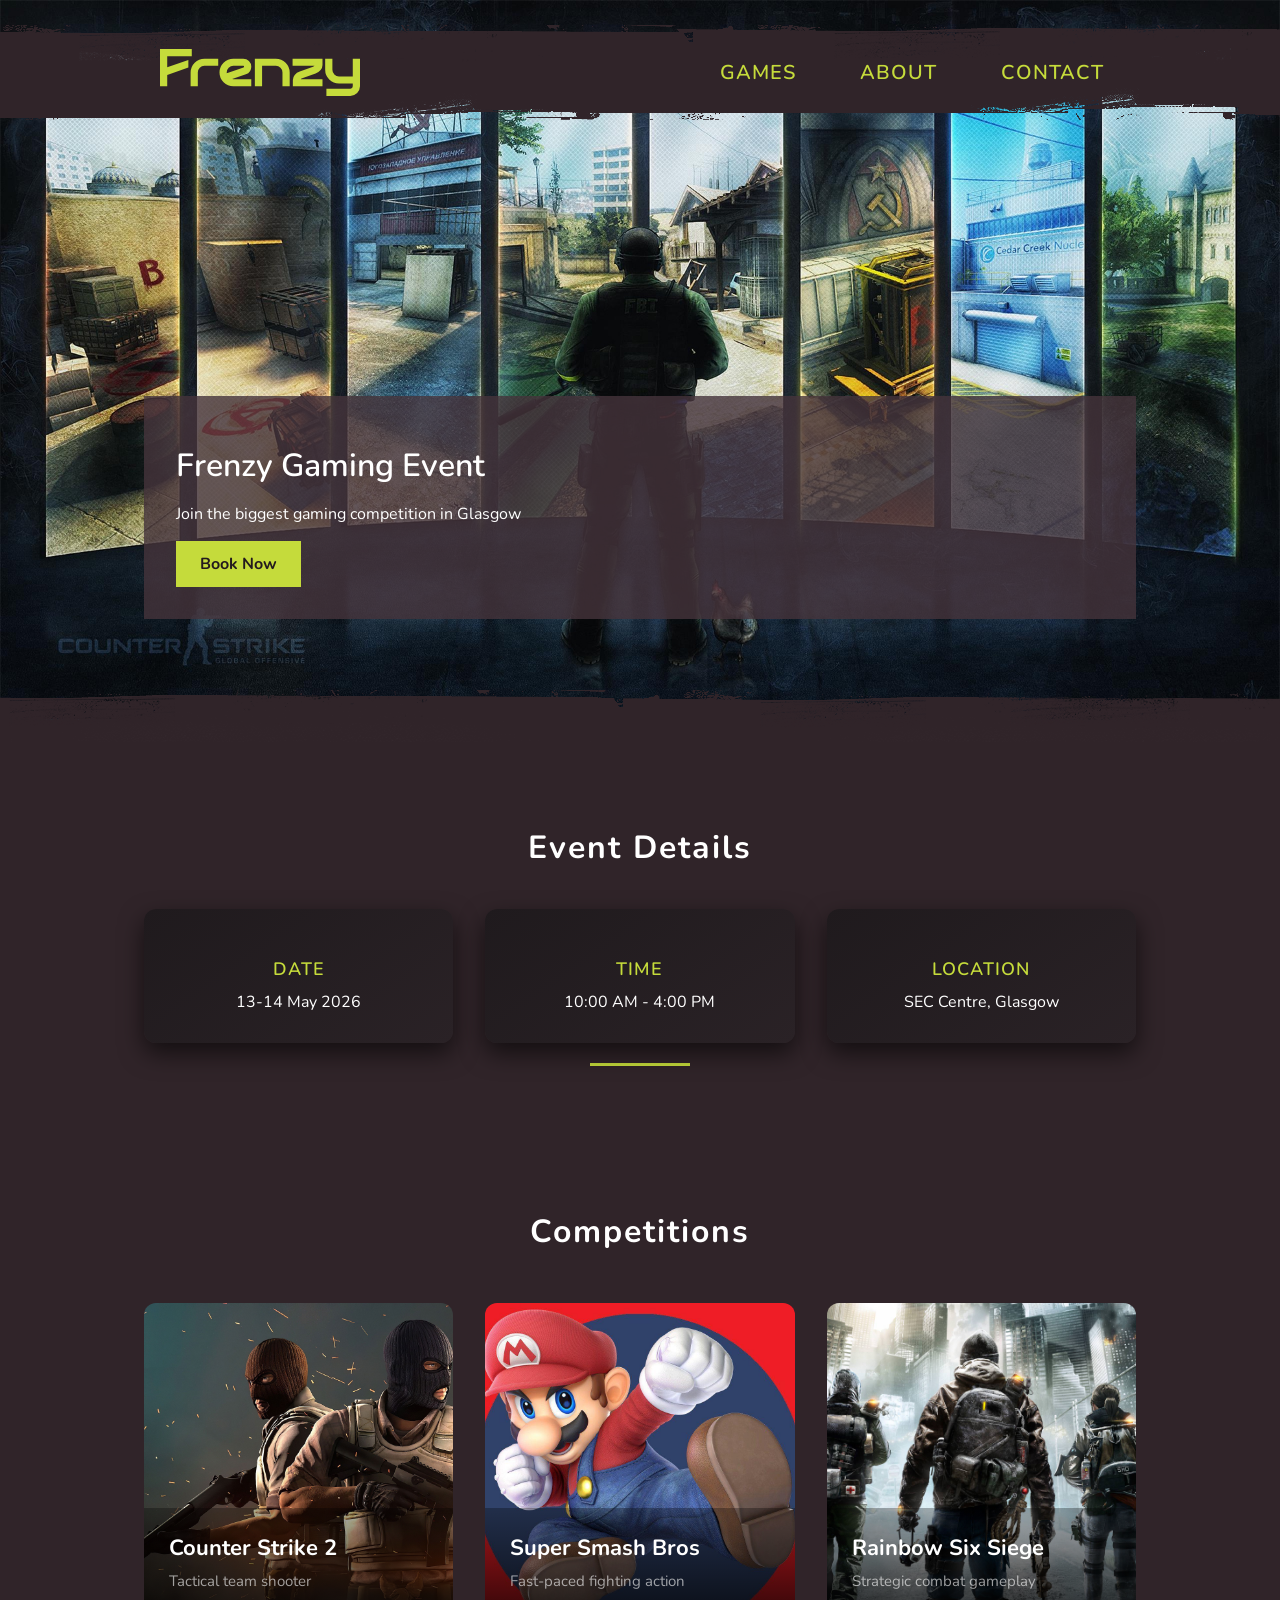
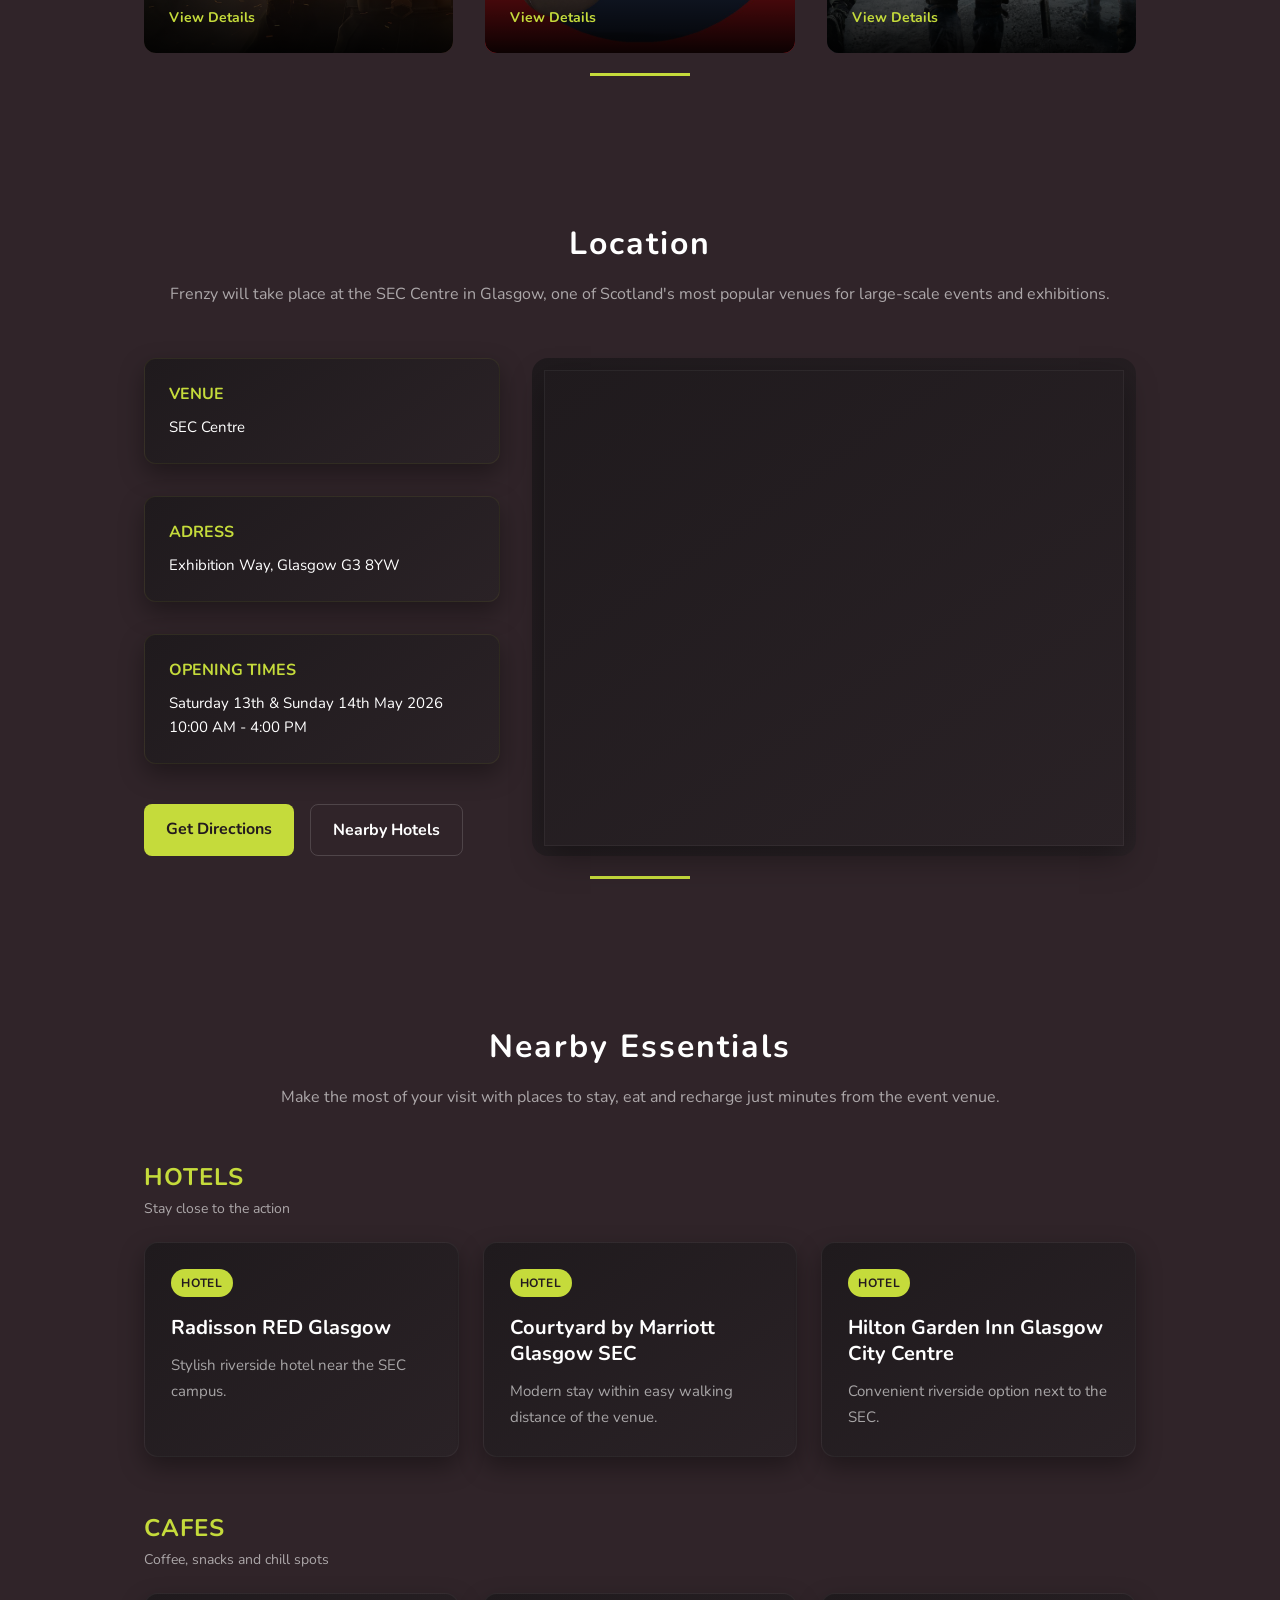
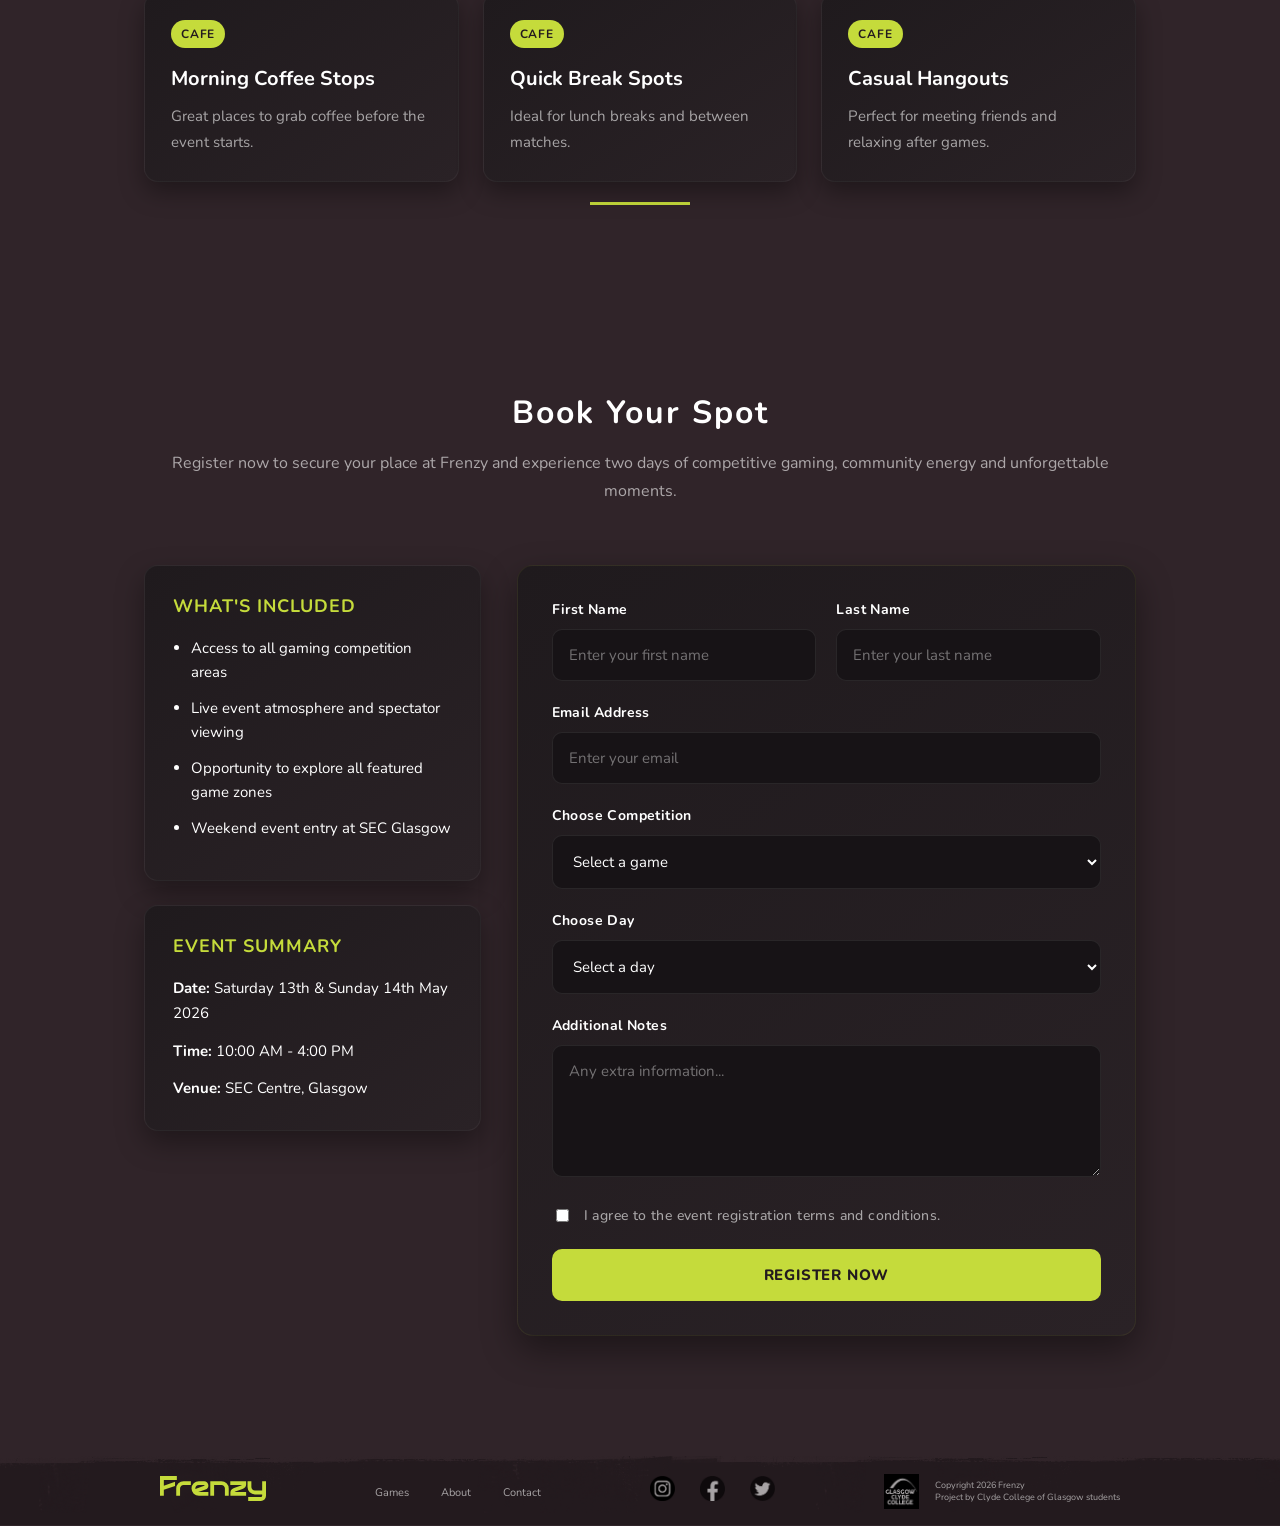
<file: index.html>
<!DOCTYPE html>
<html lang="en">
<head>
	<meta charset="UTF-8">
	<meta name="viewport" content="width=device-width, initial-scale=1.0">
	<title>Frenzy - Gaming Events Website</title>
	<link rel="stylesheet" href="assets/style/style.css">
</head>
<body>
	
	<!------------------- / HEADER SECTION -->

	<header>
		<div class="header_section">
			<div class="header_content">
				<div class="header_content_wrap">
					<div class="logo_container">
						<a href="./index.html" title="Frenzy - Home Page">
							<img src="./assets/graphics/logo/website_logo.svg" alt="Frenzy. Gaming events website name.">
						</a>
					</div>

					<div class="navbar_links_container">
						<ul>
							<li><a href="./index.html#games" title="Games Page">games</a></li>
							<li><a href="./public/about.html" title="About Page">about</a></li>
							<li><a href="./public/contact.html" title="Contact Page">contact</a></li>
	
						</ul>
					</div>
				</div>
			</div>
		</div>
	</header>

	<!-- // HEADER SECTION ------------------->






	<!------------------- / HERO SECTION -->


	<div class="slider_wrap">
		<div class="hero_overlay_container_wrapper">
			<div class="hero_overlay_container">
				<div class="hero_overlay">
					<h1>Frenzy Gaming Event</h1>
					<p>Join the biggest gaming competition in Glasgow</p>
					<a href="#booking">Book Now</a>
				</div>
			</div>
		</div>
		
		<div class="slider_container">
			<div class="slider_1">
				<img src="./assets/graphics/hero-carousel/counter-stike_carousel_1_1.jpg" alt="A splash screen from the game Counter-Strike 2. The game's character stands in a virtual room and selects game genres, represented by tall, semicircular windows arranged in a semicircle in front of the character.">
			</div> 
			<div class="slider_2">
				<img src="./assets/graphics/hero-carousel/super-smash-bros_carousel_2_1.png" alt="The character Mario from the game Mario is presented in various in-game poses. The splash screen features five Mario character designs from five different releases of the game. Each release features the character in a unique in-game pose.">
			</div> 
			<div class="slider_3">
				<img src="./assets/graphics/hero-carousel/rainbow-six-siege_carousel_3_1.jpg" alt="The title screen depicts two groups of players battling each other. The left group is depicted in a dark color scheme. The right group is depicted in a light color scheme. A small concrete wall has been erected between the groups, half destroyed by the various firearms used by each group. The left (dark) group successfully breaks through the barrier, resulting in the defeat of the characters in the right (light) group.">
			</div> 
		</div>

		
		
	</div>


	<!-- // HERO SECTION --------------------->








	<div class="connecting_step"></div>










	<!------------------- / MAIN SECTION -->


	<main>
		<div class="main_section">

		<div class="event_info">
			<h2>Event Details</h2>
			<div class="event_grid">
				<div class="event_grid_card_wrap">
					<div>
						<h3>Date</h3>
						<p>13-14 May 2026</p>
					</div>
				</div>
				<div class="event_grid_card_wrap">
					<div>
						<h3>Time</h3>
						<p>10:00 AM - 4:00 PM</p>
					</div>
				</div>
				<div class="event_grid_card_wrap">
					<div>
						<h3>Location</h3>
						<p>SEC Centre, Glasgow</p>
					</div>
				</div>
			</div>
		</div>


		<div id="games" class="games_preview">
			<h2 >Competitions</h2>

			<div class="games_grid">
				<a href="./public/counter-strike_2.html" class="game_card cs2">
					<div class="overlay">
						<h3>Counter Strike 2</h3>
						<p>Tactical team shooter</p>
						<span>View Details</span>
					</div>
				</a>

				<a href="public/super_smash_bro.html" class="game_card smash">
					<div class="overlay">
						<h3>Super Smash Bros</h3>
						<p>Fast-paced fighting action</p>
						<span>View Details</span>
					</div>
				</a>

				<a href="#" class="game_card r6">
					<div class="overlay">
						<h3>Rainbow Six Siege</h3>
						<p>Strategic combat gameplay</p>
						<span>View Details</span>
					</div>
				</a>
			</div>
		</div>



		<div class="location_section">
			<div class="location_intro">
				<h2>Location</h2>
				<p>
					Frenzy will take place at the SEC Centre in Glasgow, one of Scotland's most popular venues for large-scale events and exhibitions.
				</p>
			</div>


			<div class="location_content">
				<div class="location_info">
					<div class="location_card">
						<h3>Venue</h3>
						<p>SEC Centre</p>
					</div>

					<div class="location_card">
						<h3>Adress</h3>
						<p>Exhibition Way, Glasgow G3 8YW</p>
					</div>

					<div class="location_card">
						<h3>Opening Times</h3>
						<p>Saturday 13th & Sunday 14th May 2026 <span>10:00 AM - 4:00 PM</span></p>
					</div>


					<div class="location_links">
						<a href="https://www.google.com/maps/dir//Scottish+Event+Campus,+Exhibition+Way,+Glasgow+G3+8YW/@55.8736539,-4.3263058,14z/data=!4m8!4m7!1m0!1m5!1m1!1s0x4888467f53e9922b:0xcfa6e12af6bc9c9b!2m2!1d-4.2875126!2d55.860622?entry=ttu&g_ep=EgoyMDI2MDMyMy4xIKXMDSoASAFQAw%3D%3D" target="_blank" class="location_button">Get Directions</a>
						<a href="https://www.google.com/maps/search/hotels+near+SEC+Glasgow/" target="_blank" class="location_button_secondary">Nearby Hotels</a>
					</div>
				</div>


				<div class="map_container_wrap">
					<div class="map_container">
						<iframe 
							src="https://www.google.com/maps?q=SEC+Centre+Glasgow&output=embed"
							loading="lazy"
							referrerpolicy="no-referrer-when-downgrade"
							title="Map showing the location of SEC Centre in Glasgow">
						</iframe>
					</div>
				</div>
			</div>
		</div>



		<div class="nearby_section">
			<div class="nearby_intro">
				<h2>Nearby Essentials</h2>
				<p>Make the most of your visit with places to stay, eat and recharge just minutes from the event venue.</p>
			</div>

			<div class="nearby_categories">

				<div class="nearby_group">
					<div class="group_heading">
						<h3>Hotels</h3>
						<p>Stay close to the action</p>
					</div>

					<div class="nearby_cards">
						<a href="https://www.radissonhotels.com/en-us/hotels/radisson-red-glasgow" target="_blank" class="nearby_card">
							<span class="tag">Hotel</span>
							<h4>Radisson RED Glasgow</h4>
							<p>Stylish riverside hotel near the SEC campus.</p>
						</a>

						<a href="https://www.marriott.com/en-us/hotels/glacg-courtyard-glasgow-sec/overview/" target="_blank" class="nearby_card">
							<span class="tag">Hotel</span>
							<h4>Courtyard by Marriott Glasgow SEC</h4>
							<p>Modern stay within easy walking distance of the venue.</p>
						</a>

						<a href="https://www.hilton.com/en/hotels/glaccgi-hilton-garden-inn-glasgow-city-centre/" target="_blank" class="nearby_card">
							<span class="tag">Hotel</span>
							<h4>Hilton Garden Inn Glasgow City Centre</h4>
							<p>Convenient riverside option next to the SEC.</p>
						</a>
					</div>
				</div>

				<div class="nearby_group">
					<div class="group_heading">
						<h3>Cafes</h3>
						<p>Coffee, snacks and chill spots</p>
					</div>

					<div class="nearby_cards">
						<a href="#" class="nearby_card">
							<span class="tag">Cafe</span>
							<h4>Morning Coffee Stops</h4>
							<p>Great places to grab coffee before the event starts.</p>
						</a>

						<a href="#" class="nearby_card">
							<span class="tag">Cafe</span>
							<h4>Quick Break Spots</h4>
							<p>Ideal for lunch breaks and between matches.</p>
						</a>

						<a href="#" class="nearby_card">
							<span class="tag">Cafe</span>
							<h4>Casual Hangouts</h4>
							<p>Perfect for meeting friends and relaxing after games.</p>
						</a>
					</div>
				</div>
			</div>
		</div>



		<div id="booking" class="booking_section">
			<div class="booking_intro">
				<h2>Book Your Spot</h2>
				<p>Register now to secure your place at Frenzy and experience two days of competitive gaming, community energy and unforgettable moments.</p>
			</div>

			<div class="booking_content">


				<div class="booking_info">
					<div class="booking_highlight">
						<h3>What's Included</h3>
						<ul>
							<li>Access to all gaming competition areas</li>
							<li>Live event atmosphere and spectator viewing</li>
							<li>Opportunity to explore all featured game zones</li>
							<li>Weekend event entry at SEC Glasgow</li>
						</ul>
					</div>

					<div class="booking_highlight">
						<h3>Event Summary</h3>
						<p><strong>Date:</strong> Saturday 13th & Sunday 14th May 2026</p>
						<p><strong>Time:</strong> 10:00 AM - 4:00 PM</p>
						<p><strong>Venue:</strong> SEC Centre, Glasgow</p>
					</div>
				</div>


				<div class="booking_form_wrap">
					<form class="booking_form">

						<div class="form_row">
							<div class="form_group">
								<label for="firstName">First Name</label>
								<input type="text" id="firstName" name="firstName" placeholder="Enter your first name" required>
							</div>

							<div class="form_group">
								<label for="lastName">Last Name</label>
								<input type="text" id="lastName" name="lastName" placeholder="Enter your last name" required>
							</div>
						</div>

						<div class="form_group">
							<label for="email">Email Address</label>
							<input type="email" id="email" name="email" placeholder="Enter your email" required>
						</div>

						<div class="form_group">
							<label for="game">Choose Competition</label>
							<select id="game" name="game" required>
								<option value="">Select a game</option>
								<option value="counter-strike-2">Counter Strike 2</option>
								<option value="rainbow-six-siege">Rainbow Six Siege</option>
								<option value="super-smash-bros">Super Smash Bros</option>
							</select>
						</div>

						<div class="form_group">
							<label for="attendanceDay">Choose Day</label>
							<select id="attendanceDay" name="attendanceDay" required>
								<option value="">Select a day</option>
								<option value="saturday">Saturday 13th May 2026</option>
								<option value="sunday">Sunday 14th May 2026</option>
								<option value="both-days">Both Days</option>
							</select>
						</div>

						<div class="form_group">
							<label for="message">Additional Notes</label>
							<textarea id="message" name="message" rows="5" placeholder="Any extra information..."></textarea>
						</div>

						<div class="form_group checkbox_group">
							<input type="checkbox" id="terms" name="terms">
							<label for="terms">I agree to the event registration terms and conditions.</label>
						</div>

						<button type="submit" class="booking_button">Register Now</button>
					</form>
				</div>

			</div>
		</div>
	</main>


	<!-- // MAIN SECTION --------------------->

	
	
	
	
	
	
	
	
	
	
	
	<!------------------- / FOOTER SECTION -->
	
	
	<footer>
		<div class="footer_section">
			<div class="footer_section_wrap">
				<div class="footer_logo_container">
					<a href="./index.html" title="Frenzy - Home Page">
						<img src="./assets/graphics/logo/website_logo.svg" alt="Frenzy. Gaming events website name.">
					</a>
				</div>

				<div class="footer_navbar_links_container">
					<ul>
						<li><a href="./index.html#games" title="Games Page">games</a></li>
						<li><a href="./public/about.html" title="About Page">about</a></li>
						<li><a href="./public/contact.html" title="Contact Page">contact</a></li>
					</ul>
				</div>

				<div class="footer_icons_container">
					<a href="#"><img src="./assets/graphics/icons/instagram_1.png" alt="Instagram Icon"></a>
					<a href="#"><img src="./assets/graphics/icons/facebook_1.png" alt="Facebooke Icon"></a>
					<a href="#"><img src="./assets/graphics/icons/twitter_1.png" alt="Twitter Icon"></a>
				</div>

				<div class="copy_container">
					<a href="">
						<img src="./assets/graphics/icons/college_icon_1.png" alt="Glasgow Clyde College - College Logo">
					</a>
					<p>Copyright 2026 Frenzy <span>Project by Clyde College of Glasgow students</span></p>
				</div>
			</div>
		</div>
	</footer>

	
	<!-- // FOOTER SECTION --------------------->

	
	
	
	
	
	
	
	
	
	
	
	
	
	
	
	
	
	
	
	
	
	
	
	
	<script>
		const slides = document.querySelectorAll('.slider_container > div');

		let index = 0;

		function showSlide(i) {
			slides.forEach(slide => slide.classList.remove('active'));
			slides[i].classList.add('active');
		}

		showSlide(index);

		const displayTime = 4000;
		const transitionTime = 2000;

		setInterval(() => {
			index = (index + 1) % slides.length;
			showSlide(index);
		}, displayTime);
	</script>
	
</body>
</html>
</file>
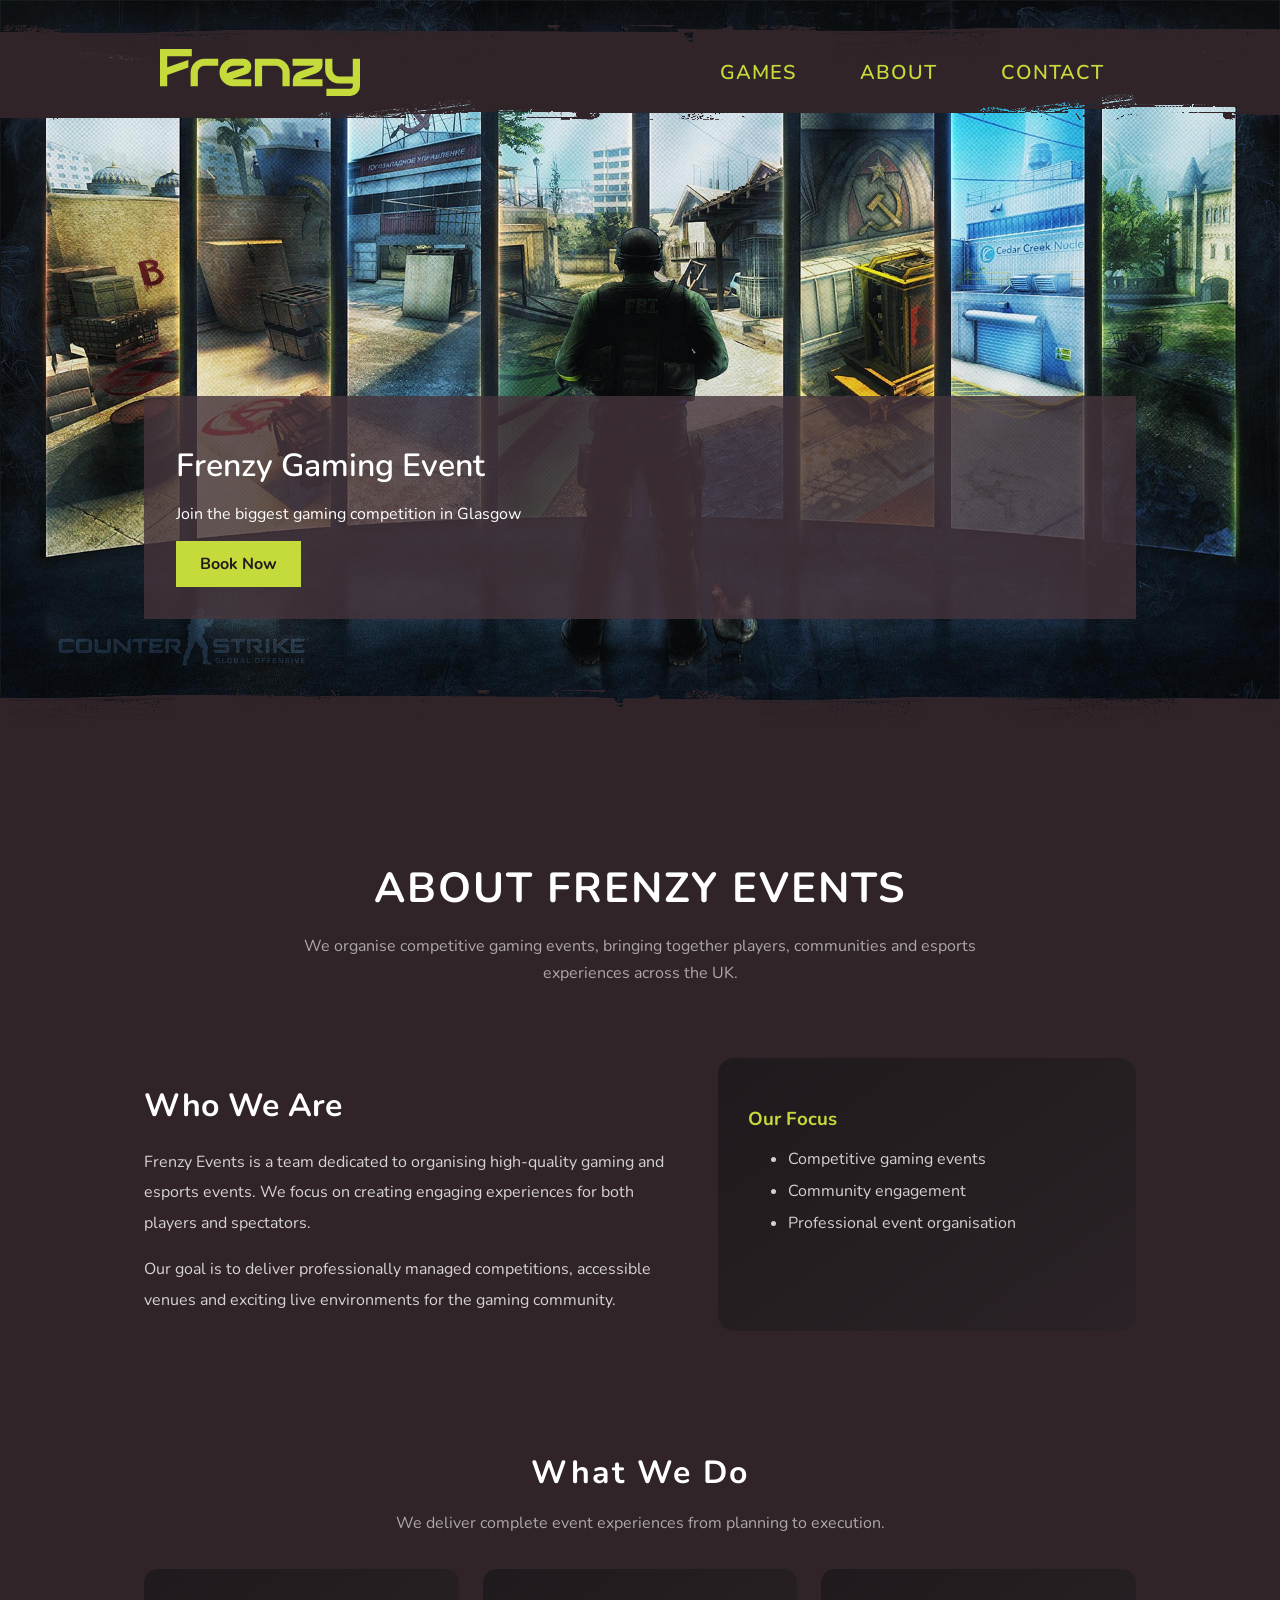
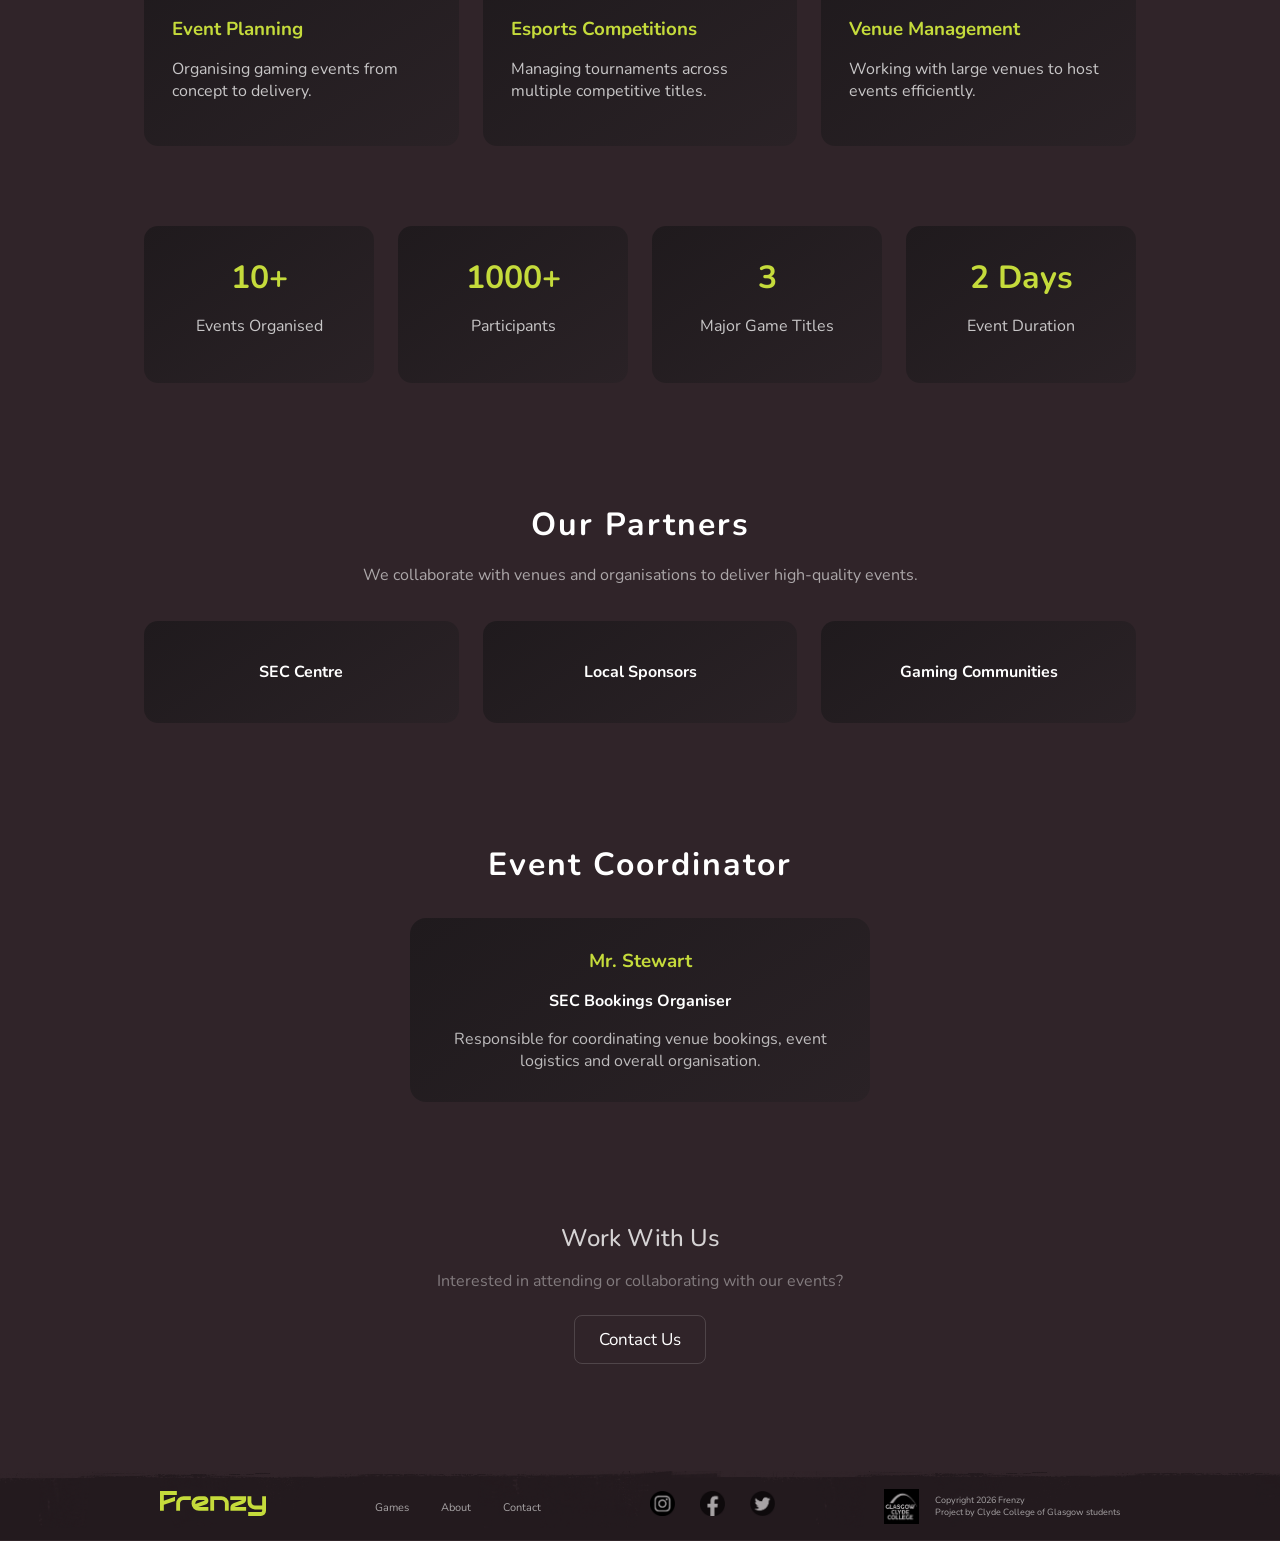
<file: public/about.html>
<!DOCTYPE html>
<html lang="en">
<head>
	<meta charset="UTF-8">
	<meta name="viewport" content="width=device-width, initial-scale=1.0">
	<title>Frenzy - About Page</title>
	<link rel="stylesheet" href="../assets/style/style.css">
</head>
<body>
	<!------------------- / HEADER SECTION -->

	<header>
		<div class="header_section">
			<div class="header_content">
				<div class="header_content_wrap">
					<div class="logo_container">
						<a href="../index.html" title="Frenzy - Home Page">
							<img src="../assets/graphics/logo/website_logo.svg" alt="Frenzy. Gaming events website name.">
						</a>
					</div>

					<div class="navbar_links_container">
						<ul>
							<li><a href="../index.html#games" title="Games Page">games</a></li>
							<li><a href="./about.html" title="About Page">about</a></li>
							<li><a href="./contact.html" title="Contact Page">contact</a></li>
						</ul>
					</div>
				</div>
			</div>
		</div>
	</header>

	<!-- // HEADER SECTION ------------------->







	<!------------------- / HERO SECTION -->


	<div class="slider_wrap">
		<div class="hero_overlay_container_wrapper">
			<div class="hero_overlay_container">
				<div class="hero_overlay">
					<h1>Frenzy Gaming Event</h1>
					<p>Join the biggest gaming competition in Glasgow</p>
					<a href="../index.html#booking">Book Now</a>
				</div>
			</div>
		</div>
		
		<div class="slider_container">
			<div class="slider_1">
				<img src="../assets/graphics/hero-carousel/counter-stike_carousel_1_1.jpg" alt="A splash screen from the game Counter-Strike 2. The game's character stands in a virtual room and selects game genres, represented by tall, semicircular windows arranged in a semicircle in front of the character.">
			</div> 
			<div class="slider_2">
				<img src="../assets/graphics/hero-carousel/super-smash-bros_carousel_2_1.png" alt="The character Mario from the game Mario is presented in various in-game poses. The splash screen features five Mario character designs from five different releases of the game. Each release features the character in a unique in-game pose.">
			</div> 
			<div class="slider_3">
				<img src="../assets/graphics/hero-carousel/rainbow-six-siege_carousel_3_1.jpg" alt="The title screen depicts two groups of players battling each other. The left group is depicted in a dark color scheme. The right group is depicted in a light color scheme. A small concrete wall has been erected between the groups, half destroyed by the various firearms used by each group. The left (dark) group successfully breaks through the barrier, resulting in the defeat of the characters in the right (light) group.">
			</div> 
		</div>

	</div>


	<!-- // HERO SECTION --------------------->










	<div class="connecting_step"></div>










	<!------------------- / MAIN SECTION -->


	<main>
		<div class="main_section">
			
				<!-- HERO -->
			<div class="about_company_hero">
				<h1>About Frenzy Events</h1>
				<p>We organise competitive gaming events, bringing together players, communities and esports experiences across the UK.</p>
			</div>


			<!-- ABOUT COMPANY -->
			<div class="about_company_section">
				<div class="about_company_content">

					<div class="about_company_text">
						<h2>Who We Are</h2>
						<p>Frenzy Events is a team dedicated to organising high-quality gaming and esports events. We focus on creating engaging experiences for both players and spectators.</p>

						<p>Our goal is to deliver professionally managed competitions, accessible venues and exciting live environments for the gaming community.</p>
					</div>

					<div class="about_company_card">
						<h3>Our Focus</h3>
						<ul>
							<li>Competitive gaming events</li>
							<li>Community engagement</li>
							<li>Professional event organisation</li>
						</ul>
					</div>

				</div>
			</div>


			<!-- WHAT WE DO -->
			<div class="about_services_section">
				<div class="section_heading">
					<h2>What We Do</h2>
					<p>We deliver complete event experiences from planning to execution.</p>
				</div>

				<div class="services_grid">
					<div class="service_card">
						<h3>Event Planning</h3>
						<p>Organising gaming events from concept to delivery.</p>
					</div>

					<div class="service_card">
						<h3>Esports Competitions</h3>
						<p>Managing tournaments across multiple competitive titles.</p>
					</div>

					<div class="service_card">
						<h3>Venue Management</h3>
						<p>Working with large venues to host events efficiently.</p>
					</div>
				</div>
			</div>


			<!-- STATS -->
			<div class="about_stats_section">
				<div class="stats_grid">

					<div class="stat_card">
						<h2>10+</h2>
						<p>Events Organised</p>
					</div>

					<div class="stat_card">
						<h2>1000+</h2>
						<p>Participants</p>
					</div>

					<div class="stat_card">
						<h2>3</h2>
						<p>Major Game Titles</p>
					</div>

					<div class="stat_card">
						<h2>2 Days</h2>
						<p>Event Duration</p>
					</div>

				</div>
			</div>


			<!-- PARTNERS -->
			<div class="about_partners_section">
				<div class="section_heading">
					<h2>Our Partners</h2>
					<p>We collaborate with venues and organisations to deliver high-quality events.</p>
				</div>

				<div class="partners_grid">
					<div class="partner_card">SEC Centre</div>
					<div class="partner_card">Local Sponsors</div>
					<div class="partner_card">Gaming Communities</div>
				</div>
			</div>


			<!-- TEAM -->
			<div class="about_team_section">
				<div class="section_heading">
					<h2>Event Coordinator</h2>
				</div>

				<div class="team_card">
					<h3>Mr. Stewart</h3>
					<p>SEC Bookings Organiser</p>
					<span>Responsible for coordinating venue bookings, event logistics and overall organisation.</span>
				</div>
			</div>


			<!-- CTA -->
			<div class="about_cta_section">
				<h2>Work With Us</h2>
				<p>Interested in attending or collaborating with our events?</p>
				<a href="./contact.html" class="about_cta_button">Contact Us</a>
			</div>

		</div>
	</main>


	<!-- // MAIN SECTION --------------------->









	<!------------------- / FOOTER SECTION -->
	
	
	<footer>
		<div class="footer_section">
			<div class="footer_section_wrap">
				<div class="footer_logo_container">
					<a href="../index.html" title="Frenzy - Home Page">
						<img src="../assets/graphics/logo/website_logo.svg" alt="Frenzy. Gaming events website name.">
					</a>
				</div>

				<div class="footer_navbar_links_container">
					<ul>
						<li><a href="../index.html#games" title="Games Page">games</a></li>
						<li><a href="./about.html" title="About Page">about</a></li>
						<li><a href="./contact.html" title="Contact Page">contact</a></li>
					</ul>
				</div>

				<div class="footer_icons_container">
					<a href="#"><img src="../assets/graphics/icons/instagram_1.png" alt="Instagram Icon"></a>
					<a href="#"><img src="../assets/graphics/icons/facebook_1.png" alt="Facebooke Icon"></a>
					<a href="#"><img src="../assets/graphics/icons/twitter_1.png" alt="Twitter Icon"></a>
				</div>

				<div class="copy_container">
					<a href="">
						<img src="../assets/graphics/icons/college_icon_1.png" alt="Glasgow Clyde College - College Logo">
					</a>
					<p>Copyright 2026 Frenzy <span>Project by Clyde College of Glasgow students</span></p>
				</div>
			</div>
		</div>
	</footer>

	
	<!-- // FOOTER SECTION --------------------->





	
	<script>
		const slides = document.querySelectorAll('.slider_container > div');

		let index = 0;

		function showSlide(i) {
			slides.forEach(slide => slide.classList.remove('active'));
			slides[i].classList.add('active');
		}

		showSlide(index);

		const displayTime = 4000;
		const transitionTime = 2000;

		setInterval(() => {
			index = (index + 1) % slides.length;
			showSlide(index);
		}, displayTime);
	</script>
	
</body>
</html>
</file>
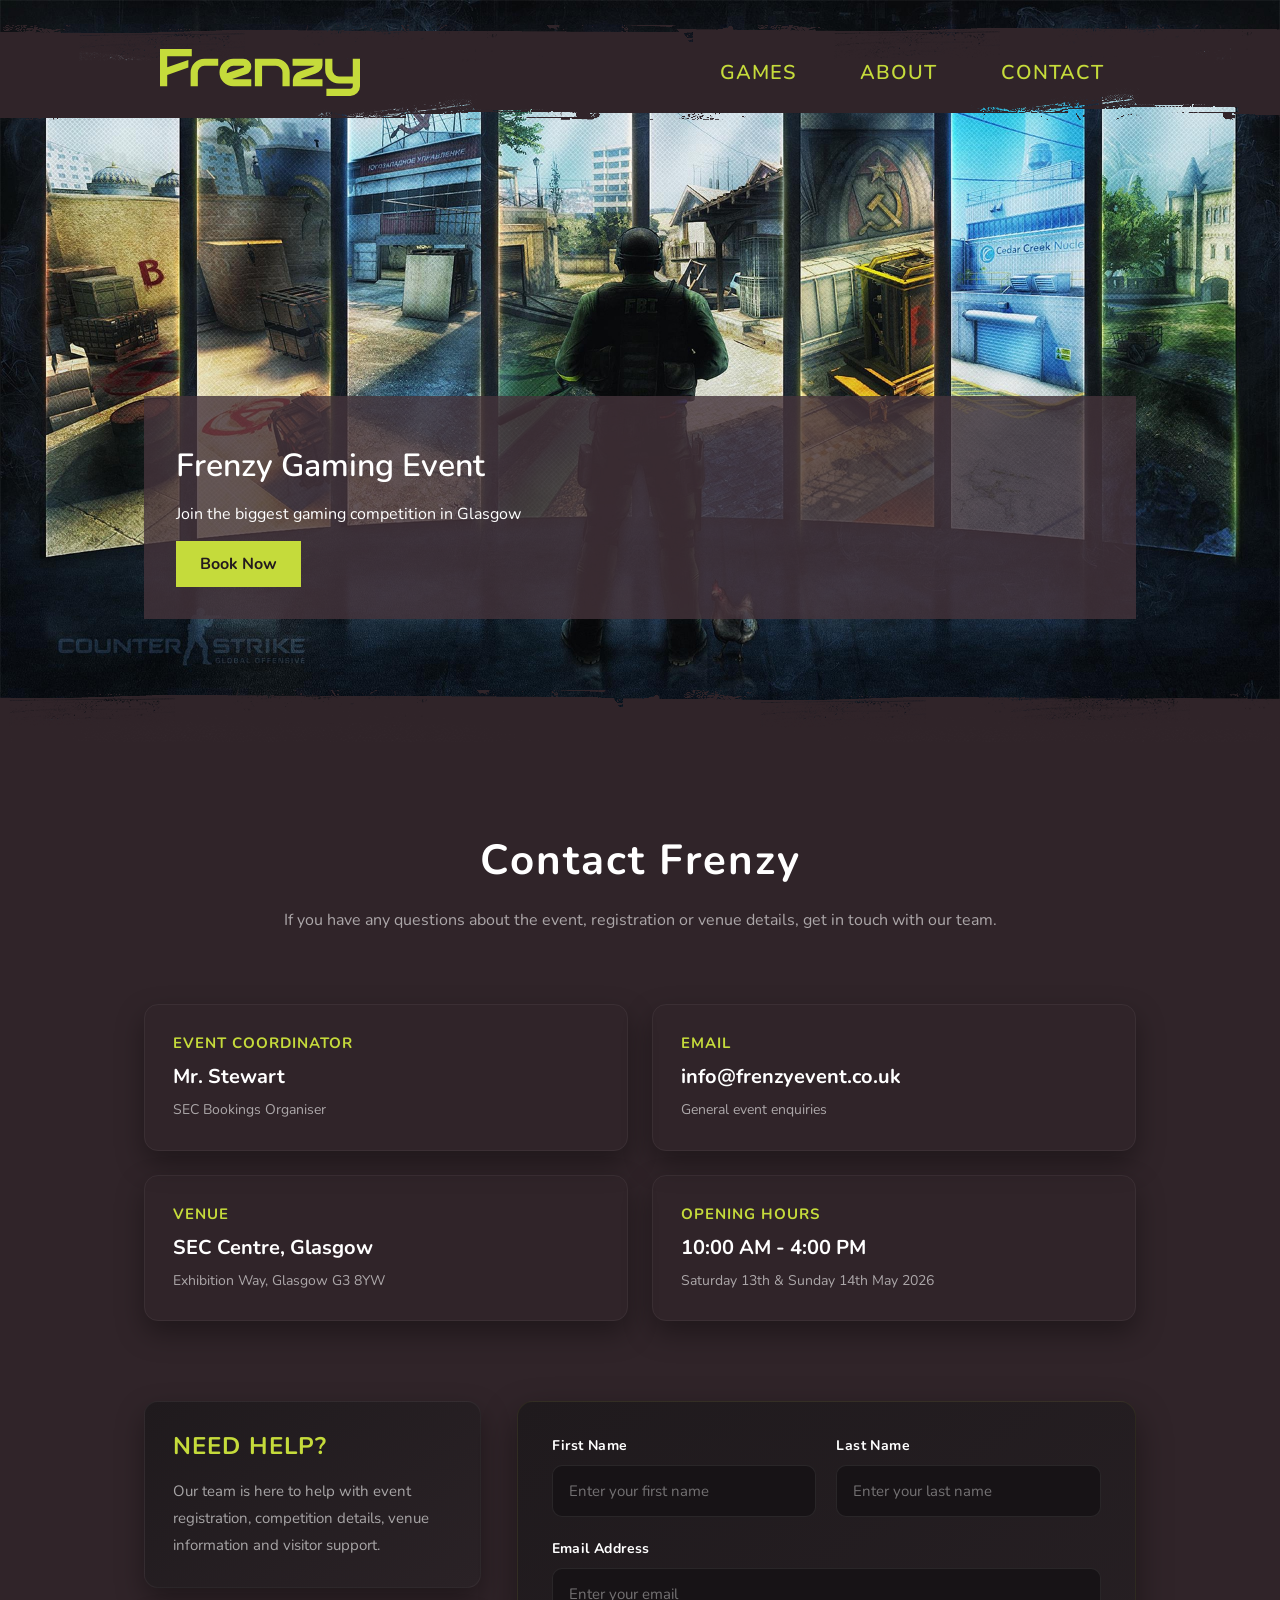
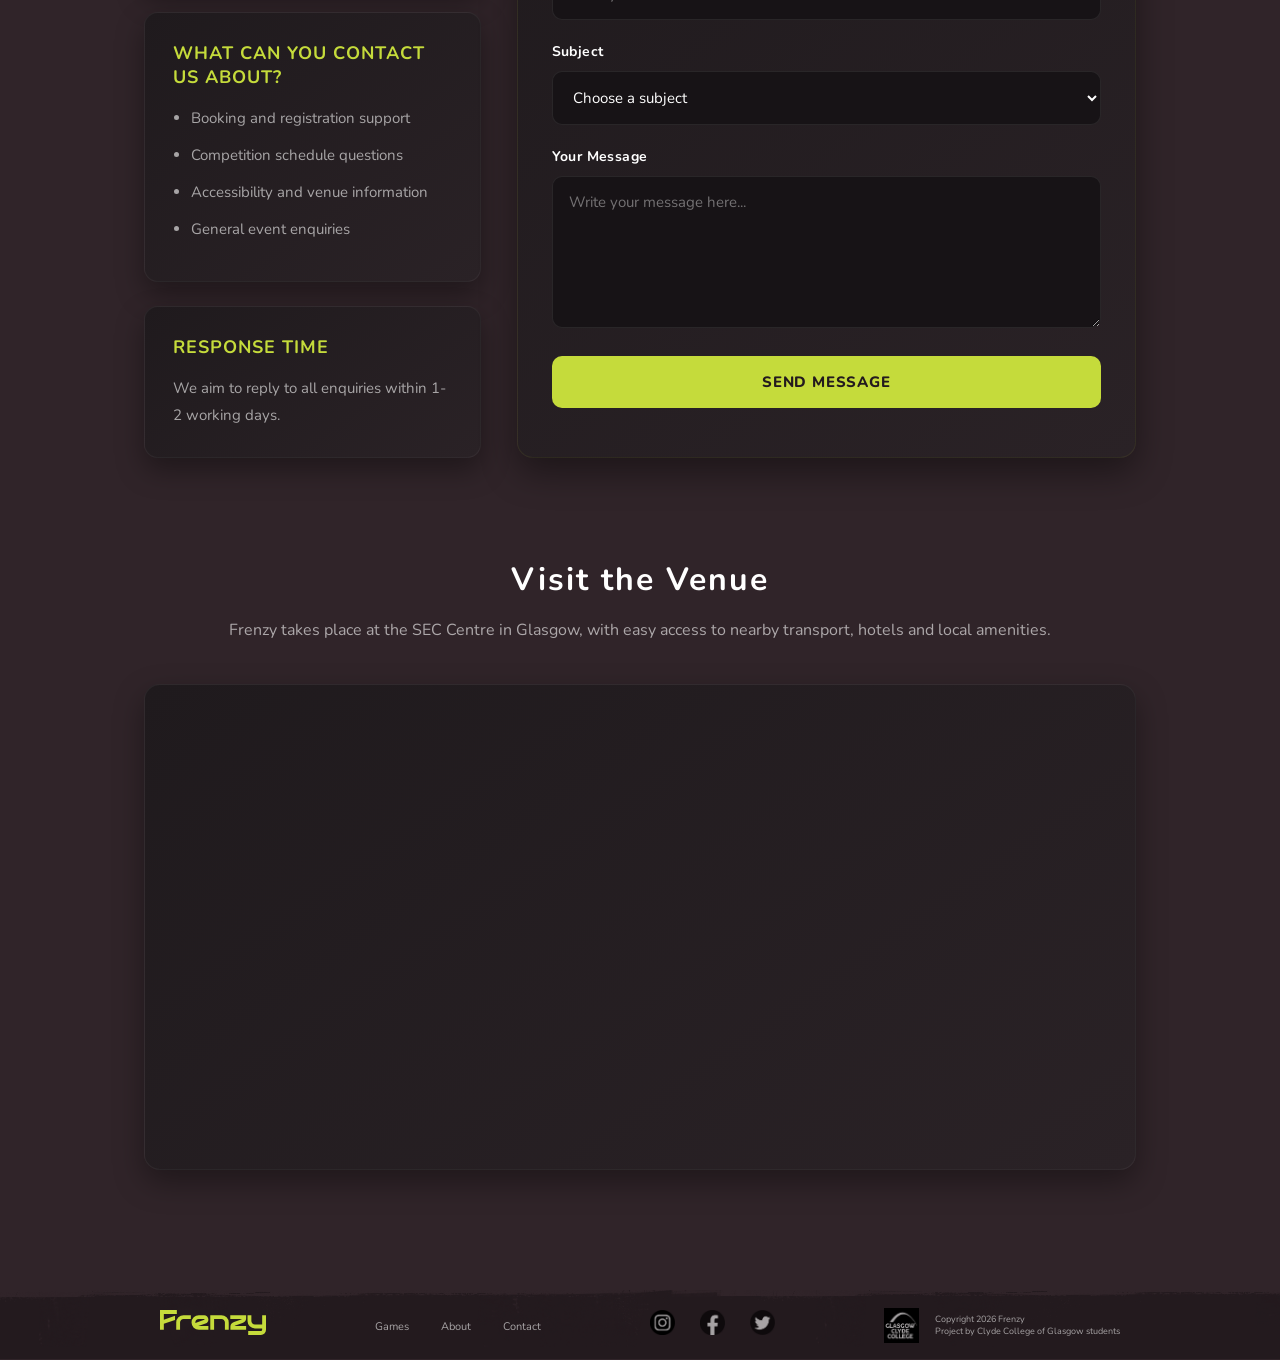
<file: public/contact.html>
<!DOCTYPE html>
<html lang="en">
<head>
	<meta charset="UTF-8">
	<meta name="viewport" content="width=device-width, initial-scale=1.0">
	<title>Frenzy - Contact Page</title>
	<link rel="stylesheet" href="../assets/style/style.css">
</head>
<body>
	<!------------------- / HEADER SECTION -->

	<header>
		<div class="header_section">
			<div class="header_content">
				<div class="header_content_wrap">
					<div class="logo_container">
						<a href="../index.html" title="Frenzy - Home Page">
							<img src="../assets/graphics/logo/website_logo.svg" alt="Frenzy. Gaming events website name.">
						</a>
					</div>

					<div class="navbar_links_container">
						<ul>
							<li><a href="../index.html#games" title="Games Page">games</a></li>
							<li><a href="./about.html" title="About Page">about</a></li>
							<li><a href="./contact.html" title="Contact Page">contact</a></li>
						</ul>
					</div>
				</div>
			</div>
		</div>
	</header>

	<!-- // HEADER SECTION ------------------->







	<!------------------- / HERO SECTION -->


	<div class="slider_wrap">

		<div class="hero_overlay_container_wrapper">
			<div class="hero_overlay_container">
				<div class="hero_overlay">
					<h1>Frenzy Gaming Event</h1>
					<p>Join the biggest gaming competition in Glasgow</p>
					<a href="../index.html#booking">Book Now</a>
				</div>
			</div>
		</div>
		
		<div class="slider_container">
			<div class="slider_1">
				<img src="../assets/graphics/hero-carousel/counter-stike_carousel_1_1.jpg" alt="A splash screen from the game Counter-Strike 2. The game's character stands in a virtual room and selects game genres, represented by tall, semicircular windows arranged in a semicircle in front of the character.">
			</div> 
			<div class="slider_2">
				<img src="../assets/graphics/hero-carousel/super-smash-bros_carousel_2_1.png" alt="The character Mario from the game Mario is presented in various in-game poses. The splash screen features five Mario character designs from five different releases of the game. Each release features the character in a unique in-game pose.">
			</div> 
			<div class="slider_3">
				<img src="../assets/graphics/hero-carousel/rainbow-six-siege_carousel_3_1.jpg" alt="The title screen depicts two groups of players battling each other. The left group is depicted in a dark color scheme. The right group is depicted in a light color scheme. A small concrete wall has been erected between the groups, half destroyed by the various firearms used by each group. The left (dark) group successfully breaks through the barrier, resulting in the defeat of the characters in the right (light) group.">
			</div> 
		</div>

	</div>


	<!-- // HERO SECTION --------------------->










	<div class="connecting_step"></div>










	<!------------------- / MAIN SECTION -->


	<main>
		<div class="main_section">

			<div class="contact_hero">
				<h1>Contact Frenzy</h1>
				<p>If you have any questions about the event, registration or venue details, get in touch with our team.</p>
			</div>




			<div class="contact_info_section">
				<div class="contact_info_grid">

					<div class="contact_info_card">
						<h3>Event Coordinator</h3>
						<p>Mr. Stewart</p>
						<span>SEC Bookings Organiser</span>
					</div>

					<div class="contact_info_card">
						<h3>Email</h3>
						<p>info@frenzyevent.co.uk</p>
						<span>General event enquiries</span>
					</div>

					<div class="contact_info_card">
						<h3>Venue</h3>
						<p>SEC Centre, Glasgow</p>
						<span>Exhibition Way, Glasgow G3 8YW</span>
					</div>

					<div class="contact_info_card">
						<h3>Opening Hours</h3>
						<p>10:00 AM - 4:00 PM</p>
						<span>Saturday 13th & Sunday 14th May 2026</span>
					</div>

				</div>
			</div>





			<div class="contact_main_section">
				<div class="contact_support_info">
					<div class="support_card">
						<h2>Need Help?</h2>
						<p>Our team is here to help with event registration, competition details, venue information and visitor support.</p>
					</div>

					<div class="support_card">
						<h3>What can you contact us about?</h3>
						<ul>
							<li>Booking and registration support</li>
							<li>Competition schedule questions</li>
							<li>Accessibility and venue information</li>
							<li>General event enquiries</li>
						</ul>
					</div>

					<div class="support_card">
						<h3>Response Time</h3>
						<p>We aim to reply to all enquiries within 1-2 working days.</p>
					</div>
				</div>

				
				<div class="contact_form_wrap">
					<form class="contact_form" action="#">

						<div class="form_row">
							<div class="form_group">
								<label for="contactFirstName">First Name</label>
								<input type="text" id="contactFirstName" name="contactFirstName" placeholder="Enter your first name" required>
							</div>

							<div class="form_group">
								<label for="contactLastName">Last Name</label>
								<input type="text" id="contactLastName" name="contactLastName" placeholder="Enter your last name" required>
							</div>
						</div>

						<div class="form_group">
							<label for="contactEmail">Email Address</label>
							<input type="email" id="contactEmail" name="contactEmail" placeholder="Enter your email" required>
						</div>

						<div class="form_group">
							<label for="contactSubject">Subject</label>
							<select id="contactSubject" name="contactSubject" required>
								<option value="">Choose a subject</option>
								<option value="booking">Booking Enquiry</option>
								<option value="competition">Competition Information</option>
								<option value="venue">Venue Information</option>
								<option value="support">General Support</option>
							</select>
						</div>

						<div class="form_group">
							<label for="contactMessage">Your Message</label>
							<textarea id="contactMessage" name="contactMessage" rows="6" placeholder="Write your message here..." required></textarea>
						</div>

						<button type="submit" class="contact_button">Send Message</button>
					</form>
				</div>
			</div>




			<div class="contact_map_section">
				<div class="contact_map_intro">
					<h2>Visit the Venue</h2>
					<p>Frenzy takes place at the SEC Centre in Glasgow, with easy access to nearby transport, hotels and local amenities.</p>
				</div>

				<div class="contact_map_wrap">
					<iframe 
						src="https://www.google.com/maps?q=SEC+Centre+Glasgow&output=embed"
						loading="lazy"
						referrerpolicy="no-referrer-when-downgrade"
						title="Map showing the location of SEC Centre in Glasgow">
					</iframe>
				</div>
			</div>




















		</div>
	</main>


	<!-- // MAIN SECTION --------------------->









	<!------------------- / FOOTER SECTION -->
	
	
	<footer>
		<div class="footer_section">
			<div class="footer_section_wrap">
				<div class="footer_logo_container">
					<a href="../index.html" title="Frenzy - Home Page">
						<img src="../assets/graphics/logo/website_logo.svg" alt="Frenzy. Gaming events website name.">
					</a>
				</div>

				<div class="footer_navbar_links_container">
					<ul>
						<li><a href="../index.html#games" title="Games Page">games</a></li>
						<li><a href="./about.html" title="About Page">about</a></li>
						<li><a href="./contact.html" title="Contact Page">contact</a></li>
					</ul>
				</div>

				<div class="footer_icons_container">
					<a href="#"><img src="../assets/graphics/icons/instagram_1.png" alt="Instagram Icon"></a>
					<a href="#"><img src="../assets/graphics/icons/facebook_1.png" alt="Facebooke Icon"></a>
					<a href="#"><img src="../assets/graphics/icons/twitter_1.png" alt="Twitter Icon"></a>
				</div>

				<div class="copy_container">
					<a href="">
						<img src="../assets/graphics/icons/college_icon_1.png" alt="Glasgow Clyde College - College Logo">
					</a>
					<p>Copyright 2026 Frenzy <span>Project by Clyde College of Glasgow students</span></p>
				</div>
			</div>
		</div>
	</footer>

	
	<!-- // FOOTER SECTION --------------------->





	
	<script>
		const slides = document.querySelectorAll('.slider_container > div');

		let index = 0;

		function showSlide(i) {
			slides.forEach(slide => slide.classList.remove('active'));
			slides[i].classList.add('active');
		}

		showSlide(index);

		const displayTime = 4000;
		const transitionTime = 2000;

		setInterval(() => {
			index = (index + 1) % slides.length;
			showSlide(index);
		}, displayTime);
	</script>
	
</body>
</html>
</file>
<file: assets/style/style.css>
@font-face {
	font-family: "Nunito";
	src: url(../fonts/Nunito-VariableFont_wght.ttf);
}

@property --primaryColour {
	syntax: "<color>";
	inherits: true;
	initial-value: #c5db3b;
}
@property --footerTextColour {
	syntax: "<color>";
	inherits: true;
	initial-value: rgba(255, 255, 255, 0.6);
}
@property --buttonTextColour {
	syntax: "<color>";
	inherits: true;
	initial-value: #231a1e;
}
@property --allTextColour {
	syntax: "<color>";
	inherits: true;
	initial-value: #ffffff;
}





html {
	scroll-behavior: smooth;
}

body {
	background-color: #302429;
	margin: 0;
	font-family: "Nunito";
}





a {
	text-decoration: none;
}




.header_content,
.footer_section,
.main_section,
.hero_overlay_container {
	width: 992px;
	margin: 0 auto;
}





.header_content_wrap,
.footer_section_wrap {
	padding: 0 16px;
}





.navbar_links_container,
.footer_navbar_links_container {
	align-items: center;
	display: flex;
}

.navbar_links_container ul,
.footer_navbar_links_container ul {
	padding: 0;
	margin: 0;
	display: flex;
	gap: 32px;
}

.navbar_links_container ul li,
.footer_navbar_links_container ul li {
	list-style: none;
}

.event_info::after,
.games_preview::after,
.location_section::after,
.nearby_section::after {
	content: "";
	background-color: var(--primaryColour);
	height: 3px;
	display: block;
	width: 100px;
	margin: 20px auto 0; 
}





.location_card h3,
.group_heading h3,
.event_grid div h3,
.booking_highlight h3,
.format_card h3,
.game_quick_card h3,
.game_room_card h3 {
	color: var(--primaryColour);
	text-transform: uppercase;
}





.nearby_intro h2,
.booking_intro h2 {
	margin: 26px 0 16px;
}





.event_info h2,
.games_preview h2,
.location_intro h2,
.nearby_intro h2,
.booking_intro h2,
.contact_map_intro h2,
.section_heading h2,
.about_company_text h2 {
	letter-spacing: 2px;
	text-align: center;
	color: var(--allTextColour);
	font-size: 32px;
}





.location_intro p,
.nearby_intro p,
.booking_intro p,
.contact_hero p,
.contact_map_intro p,
.section_heading p,
.about_company_hero p {
	font-size: 16px;
	line-height: 1.7;
	margin: 0;
	text-align: center;
	color: var(--footerTextColour);
}





.location_card,
.map_container_wrap,
.nearby_card,
.booking_highlight,
.booking_form_wrap,
.contact_map_wrap,
.support_card,
.contact_form_wrap,
.event_grid .event_grid_card_wrap,
.game_quick_card,
.format_card,
.game_room_card,
.gallery_item,
.video_embed_wrap,
.service_card,
.about_company_card,
.stat_card,
.partner_card,
.team_card {
	background: linear-gradient(145deg, #1f1a1d, #2a2226);
}





.map_container,
.nearby_card,
.contact_info_card,
.support_card,
.contact_map_wrap,
.game_quick_card,
.format_card  {
	border: 1px solid rgba(255,255,255,0.05);
}






.map_container,
.contact_map_wrap {
	box-shadow: 0 12px 30px rgba(0,0,0,0.35);
}





.location_card,
.nearby_card {
	box-shadow: 0 10px 25px rgba(0,0,0,0.35);
}





.contact_info_card,
.support_card,
.game_quick_card,
.gallery_item,
.format_card {
	box-shadow: 0 12px 28px rgba(0,0,0,0.35);
}





.booking_form_wrap,
.contact_form_wrap,
.video_embed_wrap,
.game_room_card {
	box-shadow: 0 14px 35px rgba(0,0,0,0.4);
}





.booking_form_wrap,
.contact_form_wrap,
.game_room_card {
	border: 1px solid rgba(197, 219, 59, 0.08);
}





.hero_overlay a:hover,
.booking_button:hover,
.contact_button:hover,
.game_cta_button:hover,
.location_button:hover {
	transform: translateY(-2px);
	box-shadow: 0 12px 24px rgba(197, 219, 59, 0.18);
}





.about_services_section .section_heading,
.about_partners_section .section_heading,
.about_team_section .section_heading {
	margin: 0 auto 32px;
}

.about_services_section .section_heading h2,
.about_partners_section .section_heading h2,
.about_team_section .section_heading h2 {
	margin: 0 auto 16px;
}





.about_company_section,
.about_stats_section,
.about_partners_section,
.about_team_section {
	padding-bottom: 120px;
}










.games_preview,
.location_section,
.nearby_section {
	padding: 60px 0;
	position: relative;
}










/******************** / HEADER SECTION */

.header_section {
	width: 100%;
	height: 95px;
	position: relative;
	z-index: 5;
	background: url(../graphics/header/bg_header.png) repeat-x center top;
	margin: 25px 0 0 0;
	display: flex;
	align-items: center;
}

.header_content_wrap {
	display: flex;
	justify-content: space-between;
}

/* // HEADER SECTION ********************/









/******************** / LOGO SECTION */

.logo_container {
	height: 47px;
	width: auto;
}

.logo_container a img {
	height: 100%;
	object-fit: cover;
}

/* // LOGO SECTION ********************/









/******************** / NAVBAR SECTION */

.navbar_links_container ul li a {
	color: var(--primaryColour);
	text-transform: uppercase;
	font-weight: 600;
	padding: 8px 16px;
	font-size: 20px;
	letter-spacing: 1px;
}

/* // NAVBAR SECTION ********************/












/******************** / HERO SECTION */

.slider_wrap {
  position: relative;
  width: 100%;
  height: 720px;
  overflow: hidden;
	margin: -120px 0 0 0;
}

.slider_container > div {
  position: absolute;
  top: 0;
  left: 0;
  width: 100%;
  height: 720px;
  opacity: 0;
  transition: opacity 2s ease;
	display: flex;
	justify-content: center;
}

.slider_container > div.active {
  opacity: 1;
  z-index: 1;
}

.slider_1 img,
.slider_2 img,
.slider_3 img {
	width: 1400px;
	height: 100%;
	object-fit: cover;
	object-position: center top;
}

.slider_1 {
	background: linear-gradient( to right, rgba(15, 14, 20, 1) 25%, rgba(15, 20, 24, 1) 100%);
	
}

.slider_2 {
	background: linear-gradient( to right, rgba(255, 188, 0, 1) 25%, rgba(248, 246, 249, 1) 75%);
}

.slider_3 {
	background: linear-gradient( to right, rgba(22, 22, 20, 1) 25%, rgba(255, 255, 255, 1) 75%);
}

.hero_overlay_container_wrapper {
	position: relative;
	z-index: 10;
	top: 55%;
}

.hero_overlay_container {
	background-color: rgba(69, 52, 59, 0.8);
	
	color: #ffffff;
}

.hero_overlay {
	display: flex;
	flex-direction: column;
	gap: 16px;
	padding: 32px;
}


.hero_overlay h1 {
	margin: 16px 0 0 0;
	font-weight: 600;
}

.hero_overlay p {
	margin: 0;
}

.hero_overlay a {
	background-color: var(--primaryColour);
	padding: 12px 24px;
	font-weight: 700;
	display: inline-block;
	width: max-content;
	color: var(--buttonTextColour);
	transition: 0.3s ease;
}


/* // HERO SECTION ********************/










.connecting_step {
	width: 100%;
	height: 52px;
	background: url(../graphics/main/bg_body_top.png) repeat-x top;
	margin: -30px 0 0 0;
	position: relative;
	z-index: 800;
}










/******************** / MAIN SECTION */

main {
	background-color: #302429;
}

.main_section {
	min-height: 95vh;
}









.event_info {
	padding: 60px 0;
}


.event_info h2 {
	margin: 24px 0 40px 0;
}

.event_grid {
	display: flex;
	gap: 32px;
	justify-content: center;
}

.event_grid .event_grid_card_wrap {
	padding: 30px;
	border-radius: 12px;
	width: 250px;
	box-shadow: 0 10px 25px rgba(0, 0, 0, 0.6);
	text-align: center;
}

.event_grid .event_grid_card_wrap div h3 {
	letter-spacing: 1px;
	margin: 18px 0 10px 0;
	font-weight: 600;
	font-size: 18px;
}

.event_grid .event_grid_card_wrap div p {
	color: var(--allTextColour);
	font-size: 16px;
	margin: 0;
}










.games_preview h2 {
	margin: 24px 0 50px 0;
}

.games_grid {
	display: flex;
	gap: 32px;
}

.game_card {
	height: 350px;
	width: 100%;
	border-radius: 12px;
	background-size: cover;
	background-position: 50% 50%;
	background-repeat: no-repeat;
	display: flex;
	flex-direction: column;
	justify-content: flex-end;
	overflow: hidden;
	transition: all 0.3s ease;
}

.game_card .overlay,
.game_page_hero_overlay {
	background: linear-gradient(to top, rgba(0, 0, 0, 0.95), rgba(0, 0, 0, 0.3));
	padding: 25px;
	
}

.game_card .overlay h3 {
	font-size: 22px;
	color: var(--allTextColour);
	margin: 0 0 8px 0;
}

.game_card .overlay p {
	font-size: 15px;
	color: var(--footerTextColour);
	margin: 0 0 15px 0;
}

.game_card .overlay span {
	color: var(--primaryColour);
	font-weight: 700;
	font-size: 14px;
}

.games_grid .cs2 {
	background-image: url(../graphics/home/game_wrap_1.jpg);
}

.games_grid .smash {
	background-image: url(../graphics/home/game_wrap_2_1.jpg);
}

.games_grid .r6 {
	background-image: url(../graphics/home/game_wrap_3.jpg);
}

.game_card:hover {
	transform: scale(1.05);
	transition: 0.3s ease;
}










.location_intro {
	margin: 0 auto 50px;
}

.location_intro h2 {
	margin: 26px 0 16px 0;
}

.location_info {
	width: 38%;
	display: flex;
	flex-direction: column;
	gap: 32px;
}

.location_content {
	display: flex;
	gap: 32px;
}

.location_card {
	padding: 24px;
	border-radius: 12px;
	border: 1px solid rgba(197, 219, 59, 0.078);
}

.location_card h3 {
	margin: 0 0 10px 0;
	font-size: 16px;
}

.location_card p {
	color: var(--allTextColour);
	font-size: 15px;
	margin: 0;
	line-height: 1.6;
}

.location_info :nth-child(3) p:nth-of-type(1) span {
	display: block;
}

.location_links {
	display: flex;
	gap: 16px;
	margin: 8px 0 0 0;
}

.location_button,
.location_button_secondary {
	background-color: var(--primaryColour);
	color: var(--buttonTextColour);
	padding: 14px 22px;
	border-radius: 8px;
	font-weight: 700;
	transition: 0.3s ease;
}

.location_button_secondary {
	background: transparent;
	color: var(--allTextColour);
	border: 1px solid rgba(255,255,255,0.15);
}

.location_button_secondary:hover {
	border-color: rgba(197, 219, 59, 0.4);
	color: var(--primaryColour);
}


.map_container_wrap {
	padding: 12px;
	border-radius: 16px;
	width: 62%;
}

.map_container {
	height: 100%;
}

.map_container iframe {
	width: 100%;
	height: 100%;
	border-radius: 12px;
	border: 0;
	display: block;
}










.nearby_categories {
	display: flex;
	flex-direction: column;
	gap: 55px;
}

.nearby_intro {
	margin: 0 auto 50px;
}

.nearby_group {
	display: flex;
	flex-direction: column;
	gap: 24px;
}

.group_heading h3 {
	font-size: 24px;
	margin: 0 0 6px 0;
	letter-spacing: 1px;
}

.group_heading p {
	color: var(--footerTextColour);
	margin: 0;
	font-size: 14px;
}

.nearby_cards {
	display: flex;
	gap: 24px;
}

.nearby_card {
	padding: 26px;
	border-radius: 14px;
	width: 100%;
	transition: 0.35s ease;
	overflow: hidden;
}

.tag {
	display: inline-block;
	font-size: 12px;
	font-weight: 700;
	letter-spacing: 0.8px;
	text-transform: uppercase;
	color: var(--buttonTextColour);
	background: var(--primaryColour);
	padding: 6px 10px;
	border-radius: 100px;
	margin-bottom: 18px;
}

.nearby_card h4 {
	color: var(--allTextColour);
	font-size: 20px;
	margin: 0 0 12px 0;
	line-height: 1.3;
}

.nearby_card p {
color: var(--footerTextColour);
font-size: 15px;
line-height: 1.7;
margin: 0;
}

.nearby_card:hover {
	transform: translateY(-8px);
	border-color: rgba(197, 219, 59, 0.2);
	box-shadow: 0 18px 35px rgba(0,0,0,0.45);
}









.booking_section {
	padding: 100px 0 120px;
}

.booking_intro {
	margin: 0 auto 60px;
}

.booking_content {
	display: flex;
	gap: 36px;
}

.booking_info {
	width: 38%;
	display: flex;
	flex-direction: column;
	gap: 24px;
}

.booking_highlight {
	padding: 28px;
	border-radius: 14px;
	box-shadow: 0 12px 28px rgba(0, 0, 0, 0.35);
	border: 1px solid rgba(255, 255, 255, 0.05);
}

.booking_highlight h3 {
	font-size: 18px;
	margin: 0 0 18px 0;
	letter-spacing: 1px;
}

.booking_highlight ul {
	padding-left: 18px;
	margin: 0;
}

.booking_highlight ul li {
	color: var(--allTextColour);
	margin-bottom: 12px;
	line-height: 1.6;
	font-size: 15px;
}

.booking_highlight p {
	color: var(--allTextColour);
	margin: 0 0 12px 0;
	line-height: 1.7;
	font-size: 15px;
}

.booking_highlight p:last-child {
	margin-bottom: 0;
}

.booking_form_wrap {
	width: 62%;
	padding: 34px;
	border-radius: 16px;
}

.booking_form {
	display: flex;
	flex-direction: column;
	gap: 22px;
}

.form_row {
	display: flex;
	gap: 20px;
}

.form_row .form_group {
	width: 100%;
}

.form_group label {
	display: block;
	color: var(--allTextColour);
	font-size: 14px;
	font-weight: 700;
	margin-bottom: 10px;
	letter-spacing: 0.4px;
}

.form_group input,
.form_group select,
.form_group textarea {
	width: 100%;
	padding: 15px 16px;
	border-radius: 10px;
	border: 1px solid rgba(255,255,255,0.08);
	background: #171316;
	color: var(--allTextColour);
	font-family: "Nunito";
	font-size: 15px;
	outline: none;
	box-sizing: border-box;
	transition: 0.3s ease;
}

.form_group input::placeholder,
.form_group textarea::placeholder {
	color: rgba(255,255,255,0.4);
}

.form_group input:focus,
.form_group select:focus,
.form_group textarea:focus {
	border-color: rgba(197, 219, 59, 0.6);
	box-shadow: 0 0 0 3px rgba(197, 219, 59, 0.08);
}

.form_group textarea {
	resize: vertical;
	min-height: 120px;
}

.checkbox_group {
	display: flex;
	align-items: flex-start;
	gap: 12px;
}

.checkbox_group input {
	width: auto;
	margin-top: 4px;
}

.checkbox_group label {
	margin-bottom: 0;
	font-weight: 500;
	color: var(--footerTextColour);
	line-height: 1.6;
}

.booking_button {
	background: var(--primaryColour);
	color: var(--buttonTextColour);
	border: none;
	padding: 16px 22px;
	border-radius: 10px;
	font-family: "Nunito";
	font-size: 15px;
	font-weight: 800;
	letter-spacing: 0.8px;
	text-transform: uppercase;
	cursor: pointer;
	transition: 0.3s ease;
}











.contact_hero {
	text-align: center;
	padding: 90px 0 70px;
}

.contact_hero h1 {
	font-size: 42px;
	margin: 0 0 18px 0;
	letter-spacing: 2px;
	color: var(--allTextColour);
}

.contact_info_section {
	padding-bottom: 80px;
}

.contact_info_grid {
	display: grid;
	grid-template-columns: repeat(2, 1fr);
	gap: 24px;
}

.contact_info_card {
	width: 100%;
	padding: 28px;
	border-radius: 14px;
	box-sizing: border-box;
}

.contact_info_card h3 {
	color: var(--primaryColour);
	font-size: 15px;
	text-transform: uppercase;
	letter-spacing: 1px;
	margin: 0 0 10px 0;
}

.contact_info_card p {
	color: var(--allTextColour);
	font-size: 20px;
	font-weight: 700;
	margin: 0 0 8px 0;
	line-height: 1.4;
}

.contact_info_card span {
	color: var(--footerTextColour);
	font-size: 14px;
	line-height: 1.6;
	display: block;
}

/* MAIN CONTACT AREA */
.contact_main_section {
	display: flex;
	gap: 36px;
	padding-bottom: 100px;
}

/* LEFT SIDE */
.contact_support_info {
	width: 38%;
	display: flex;
	flex-direction: column;
	gap: 24px;
}

.support_card {
	padding: 28px;
	border-radius: 14px;
}

.support_card h2,
.support_card h3 {
	color: var(--primaryColour);
	margin: 0 0 16px 0;
	letter-spacing: 1px;
	text-transform: uppercase;
}

.support_card h2 {
	font-size: 24px;
}

.support_card h3 {
	font-size: 18px;
}

.support_card p {
	color: var(--footerTextColour);
	font-size: 15px;
	line-height: 1.8;
	margin: 0;
}

.support_card ul {
	margin: 0;
	padding-left: 18px;
}

.support_card ul li {
	color: var(--footerTextColour);
	font-size: 15px;
	line-height: 1.8;
	margin-bottom: 10px;
}

/* FORM */
.contact_form_wrap {
	width: 62%;
	padding: 34px;
	border-radius: 16px;
}

.contact_form {
	display: flex;
	flex-direction: column;
	gap: 22px;
}

.contact_button {
	background: var(--primaryColour);
	color: var(--buttonTextColour);
	border: none;
	padding: 16px 22px;
	border-radius: 10px;
	font-family: "Nunito";
	font-size: 15px;
	font-weight: 800;
	letter-spacing: 0.8px;
	text-transform: uppercase;
	cursor: pointer;
	transition: 0.3s ease;
}

/* MAP */
.contact_map_section {
	padding-bottom: 120px;
}

.contact_map_intro {
	margin: 0 auto 40px;
}

.contact_map_intro h2 {
	margin: 0 0 16px 0;
}

.contact_map_wrap {
	padding: 12px;
	border-radius: 16px;
}

.contact_map_wrap iframe {
	width: 100%;
	height: 460px;
	border: 0;
	border-radius: 12px;
	display: block;
}










/******************** / INDIVIDUAL GAME PAGES */

/* HERO */
/* .game_page_hero {
	height: 500px;
	border-radius: 18px;
	overflow: hidden;
	margin: 80px 0 70px;
	background-size: cover;
	background-position: center;
	box-shadow: 0 18px 40px rgba(0,0,0,0.45);
	display: flex;
	flex-direction: column;
	justify-content: flex-end;
}

.cs2_theme {
	background-image: url('../graphics/hero-carousel/counter-stike_carousel_1_1.jpg');
}

.r6_theme {
	background-image: url('../graphics/hero-carousel/rainbow-six-siege_carousel_3_1.jpg');
}

.smash_theme {
	background-image: url('../graphics/hero-carousel/super-smash-bros_carousel_2_1.png');
}

.game_page_hero_overlay {
	display: flex;
	flex-direction: column;
	padding: 50px;
}

.game_label {
	display: inline-block;
	background: var(--primaryColour);
	color: var(--buttonTextColour);
	font-size: 12px;
	font-weight: 800;
	letter-spacing: 1px;
	text-transform: uppercase;
	padding: 8px 12px;
	border-radius: 999px;
	margin: 0 0 18px 0;
	width: fit-content;
}

.game_page_hero_overlay h1 {
	color: var(--allTextColour);
	font-size: 54px;
	margin: 0 0 14px 0;
	line-height: 1.1;
}

.game_subtitle {
	color: var(--footerTextColour);
	font-size: 17px;
	line-height: 1.8;
	margin: 0;
} */

/* SHARED SECTION HEADING */
/* .section_heading {
	margin: 0 auto 45px;
}

.section_heading h2 {
	margin: 0 0 14px 0;
} */

/* QUICK INFO */
/* .game_quick_info {
	padding-bottom: 90px;
}

.game_quick_grid {
	display: flex;
	gap: 24px;
}

.game_quick_card {
	width: 100%;
	padding: 28px;
	border-radius: 14px;
}

.game_quick_card h3 {
	color: var(--primaryColour);
	font-size: 15px;
	text-transform: uppercase;
	letter-spacing: 1px;
	margin: 0 0 10px 0;
}

.game_quick_card p {
	color: white;
	font-size: 18px;
	font-weight: 700;
	margin: 0;
	line-height: 1.5;
} */

/* ABOUT */
/* .game_about_section {
	padding-bottom: 100px;
}

.game_about_content {
	display: flex;
	gap: 36px;
	align-items: center;
}

.game_about_text {
	width: 52%;
}

.game_about_text h2 {
	color: white;
	font-size: 34px;
	margin: 0 0 22px 0;
	letter-spacing: 1px;
}

.game_about_text p {
	color: var(--footerTextColour);
	font-size: 16px;
	line-height: 1.9;
	margin: 0 0 20px 0;
}

.game_about_image {
	width: 48%;
}

.game_about_image img {
	width: 100%;
	height: 420px;
	object-fit: cover;
	border-radius: 16px;
	display: block;
	box-shadow: 0 18px 40px rgba(0,0,0,0.35);
} */

/* GALLERY */
/* .game_gallery_section {
	padding-bottom: 100px;
}

.game_gallery_grid {
	display: flex;
	gap: 24px;
}

.gallery_item {
	width: 100%;
	padding: 10px;
	border-radius: 16px;
}

.gallery_item img {
	width: 100%;
	height: 250px;
	object-fit: cover;
	border-radius: 12px;
	display: block;
} */

/* VIDEO */
/* .game_video_section {
	padding-bottom: 100px;
}

.video_embed_wrap {
	padding: 12px;
	border-radius: 18px;
}

.video_embed_wrap iframe {
	width: 100%;
	height: 520px;
	border: 0;
	border-radius: 12px;
	display: block;
} */

/* FORMAT */
/* .game_format_section {
	padding-bottom: 100px;
}

.format_cards {
	display: flex;
	gap: 24px;
}

.format_card {
	width: 100%;
	padding: 28px;
	border-radius: 14px;
}

.format_card h3 {
	font-size: 18px;
	margin: 0 0 14px 0;
	letter-spacing: 1px;
}

.format_card p {
	color: var(--footerTextColour);
	font-size: 15px;
	line-height: 1.8;
	margin: 0;
} */

/* ROOM INFO */
/* .game_room_section {
	padding-bottom: 100px;
}

.game_room_content {
	display: flex;
	gap: 36px;
	align-items: flex-start;
}

.game_room_text {
	width: 58%;
}

.game_room_text h2 {
	color: var(--allTextColour);
	font-size: 34px;
	margin: 0 0 20px 0;
}

.game_room_text p {
	color: var(--footerTextColour);
	font-size: 16px;
	line-height: 1.9;
	margin: 0 0 18px 0;
}

.game_room_text ul {
	margin: 0;
	padding-left: 20px;
}

.game_room_text ul li {
	color: var(--footerTextColour);
	font-size: 15px;
	line-height: 1.8;
	margin-bottom: 10px;
}

.game_room_card {
	width: 42%;
	padding: 30px;
	border-radius: 16px;
}

.game_room_card h3 {
	font-size: 20px;
	margin: 0 0 18px 0;
	letter-spacing: 1px;
}

.game_room_card p {
	color: var(--footerTextColour);
	font-size: 15px;
	line-height: 1.8;
	margin: 0 0 12px 0;
} */

/* CTA */
/* .game_cta_section {
	text-align: center;
	padding: 40px 0 120px;
}

.game_cta_section h2 {
	color: var(--allTextColour);
	font-size: 34px;
	margin: 0 0 16px 0;
	letter-spacing: 1px;
}

.game_cta_section p {
	color: var(--footerTextColour);
	font-size: 16px;
	line-height: 1.8;
	margin: 0 0 28px 0;
}

.game_cta_button {
	display: inline-block;
	padding: 16px 28px;
	border-radius: 10px;
	font-weight: 800;
	font-size: 15px;
	letter-spacing: 0.8px;
	text-transform: uppercase;
	background: var(--primaryColour);
	color: var(--buttonTextColour);
	transition: 0.3s ease;
} */

/* // INDIVIDUAL GAME PAGES ********************/












/******************** / ABOUT COMPANY PAGE */

/* HERO */
.about_company_hero {
	text-align: center;
	padding: 90px 0 70px;
	max-width: 760px;
	margin: 0 auto;
}

.about_company_hero h1 {
	color: var(--allTextColour);
	font-size: 42px;
	margin-bottom: 16px;
	letter-spacing: 2px;
	text-transform: uppercase;
}

/* COMPANY */
.about_company_content {
	display: flex;
	gap: 36px;
}

.about_company_text {
	width: 60%;
}

.about_company_text h2 {
	margin-bottom: 20px;
	letter-spacing: normal;
	text-align: left;
}

.about_company_text p {
	color: rgba(255,255,255,0.8);
	line-height: 1.9;
}

.about_company_card {
	width: 40%;
	padding: 30px;
	border-radius: 16px;
}

.about_company_card h3 {
	color: var(--primaryColour);
	margin-bottom: 15px;
}

.about_company_card li {
	color: rgba(255,255,255,0.8);
	margin-bottom: 10px;
}

/* SERVICES */
.about_services_section {
	padding-bottom: 80px;
}



.services_grid {
	display: flex;
	gap: 24px;
}

.service_card {
	flex: 1;
	padding: 28px;
	border-radius: 14px;
}

.service_card h3 {
	color: var(--primaryColour);
	margin-bottom: 10px;
}

.service_card p {
	color: rgba(255,255,255,0.75);
}

/* STATS */

.stats_grid {
	display: flex;
	gap: 24px;
}

.stat_card {
	width: 100%;
	padding: 30px;
	text-align: center;
	border-radius: 14px;
}

.stat_card h2 {
	color: var(--primaryColour);
	font-size: 32px;
	margin: 0 0 10px 0;
}

.stat_card p {
	color: rgba(255,255,255,0.75);
}

/* PARTNERS */
.partners_grid {
	display: flex;
	gap: 24px;
}

.partner_card {
	width: 100%;
	padding: 40px;
	text-align: center;
	border-radius: 14px;
	color: white;
	font-weight: bold;
}

/* TEAM */
.team_card {
	max-width: 400px;
	margin: 0 auto;
	text-align: center;
	padding: 30px;
	border-radius: 16px;
}

.team_card h3 {
	color: var(--primaryColour);
	margin: 0 auto 16px;
}

.team_card p {
	color: white;
	font-weight: bold;
}

.team_card span {
	color: rgba(255,255,255,0.7);
}

/* CTA */
.about_cta_section {
	text-align: center;
	padding-bottom: 120px;
}

.about_cta_section h2 {
	color: rgba(255,255,255,0.8);
	font-weight: 500;
	margin: 0 auto 16px;
}

.about_cta_section p {
	color: rgba(255,255,255,0.4);
	margin: 0 auto 36px;
}

.about_cta_button {
	background: transparent;
	color: var(--allTextColour);
	border: 1px solid rgba(255, 255, 255, 0.15);
	padding: 12px 24px;
	border-radius: 8px;
	transition: 0.3s ease;
	font-size: 17px;
}

.about_cta_button:hover {
	border-color: rgba(197, 219, 59, 0.4);
	color: var(--primaryColour);
}







/* // MAIN SECTION ********************/











/******************** / FOOTER SECTION */

footer {
	background: url(../graphics/footer/bg_footer.png) repeat-x top;
	height: 70px;
	width: 100%;
	display: flex;
	align-items: center;
}

.footer_section_wrap {
	display: flex;
	align-items: center;
	justify-content: space-between;
}

.footer_logo_container img {
	height: 25px;
	width: auto;
	object-fit: cover;
}

.footer_icons_container ul li {
	display: flex;
	align-items: center;
}

.footer_navbar_links_container ul li a {
	color: var(--footerTextColour);
	text-transform: capitalize;
	font-size: 11px;
}

.footer_icons_container {
	display: flex;
	gap: 25px;
	align-items: center;
}

.footer_icons_container img {
	height: 25px;
	width: auto;
	object-fit: cover;
}

.copy_container {
	display: flex;
	gap: 16px;
	align-items: center;
}

.copy_container a {
	display: flex;
	align-items: center;
}

.copy_container img {
	height: 35px;
	width: auto;
	object-fit: cover;
}

.copy_container p {
	font-size: 9px;
	color: var(--footerTextColour);
	margin: 0;
}

.copy_container p span {
	display: block;
}

/* // FOOTER SECTION ********************/






















/******************** / MEDIA QERIES SECTION */


@media (max-width: 576px) {
	
	/* body {
		background-color: transparent;
	} */



	.header_content,
	.footer_section,
	main,
	.hero_overlay_container_wrapper {
		margin: 0 16px;
	}










	.header_content,
	.footer_section,
	.main_section,
	.hero_overlay_container {
		width: 100%;
	}










	.header_content_wrap,
	.hero_overlay_container,
	.footer_section_wrap {
		padding: 0;
	}











	.event_info::after, 
	.games_preview::after, 
	.location_section::after, 
	.nearby_section::after {
		width: 80px;
		margin: 26px auto 0;
	}










	.event_info h2,
	.games_preview h2,
	.location_intro h2,
	.nearby_intro h2,
	.booking_intro h2,
	.about_company_hero h1,
	.about_company_text h2,
	.about_services_section .section_heading h2,
	.about_partners_section .section_heading h2,
	.about_team_section .section_heading h2 {
		text-align: left;
		font-size: 28px;
		letter-spacing: 1px;
		font-weight: 500;
		margin: 0 auto 16px;
	}










	.location_intro p,
	.nearby_intro p,
	.booking_intro p,
	.about_company_hero p,
	.about_company_text p,
	.about_services_section .section_heading p,
	.about_partners_section .section_heading p {
		text-align: left;
		line-height: 1.5;
	}







	
	








	.location_intro,
	.booking_intro {
		margin: 0 auto 32px;
	}









	.event_grid,
	.games_grid,
	.location_content,
	.booking_content,
	.header_content_wrap,
	.location_links,
	.nearby_cards,
	.booking_form .form_row,
	.about_company_content,
	.about_services_section .services_grid,
	.about_stats_section .stats_grid,
	.partners_grid {
		flex-direction: column;
	}










	.booking_highlight,
	.booking_form_wrap,
	.about_company_card,
	.event_grid .event_grid_card_wrap div,
	.nearby_cards .nearby_card,
	.about_services_section .services_grid .service_card,
	.about_stats_section .stats_grid .stat_card {
		padding: 24px;
	}










	.booking_info,
	.booking_form_wrap,
	.map_container_wrap,
	.about_company_card,
	.about_stats_section .stats_grid .stat_card,
	.partner_card {
		width: auto;
	}










	.booking_form,
	.booking_form .form_row {
		gap: 26px;
	}










	.footer_logo_container,
	.footer_icons_container,
	.copy_container {
		justify-content: center;
	}










	.location_info,
	.about_company_text {
		width: 100%;
	}










	.about_company_section,
	.about_stats_section,
	.about_partners_section,
	.about_team_section {
		padding: 0 0 90px 0;
	}










	.header_content_wrap {
		gap: 18px;
	}





	.logo_container {
		height: 20px;
	}





	.navbar_links_container {
		justify-content: flex-end;
	}

	.navbar_links_container ul, 
	.footer_navbar_links_container ul {
		gap: 8px;
	}

	.navbar_links_container ul li a {
		padding: 6px 8px;
		font-size: 15px;
		letter-spacing: normal;
	}

	
	


	.hero_overlay {
		padding: 32px 16px;
	}

	.hero_overlay h1 {
		font-size: 26px;
		font-weight: 600;
	}

	.hero_overlay p {
		font-weight: 300;
		line-height: 1.5;
	}

	.hero_overlay a {
		padding: 9px 22px;
	}





	

	

	.event_grid .event_grid_card_wrap {
		width: 100%;
		padding: 0;
	}

	.event_grid .event_grid_card_wrap div {
		text-align: left;
	}

	.event_grid .event_grid_card_wrap div h3 {
		margin: 0 auto 10px;
		font-size: 16px;
	}





	.game_card {
		height: 260px;
	}

	.game_card .overlay {
		padding: 16px;
	}

	.game_card .overlay h3 {
		font-size: 20px;
	}

	.game_card .overlay span {
		font-weight: 600;
	}



	
	
	.location_links {
		text-align: center;
	}

	.map_container {
		width: 100%;
		height: 250px;
	}





	.nearby_intro {
		margin: 0 auto 40px;
	}

	.nearby_categories {
		gap: 60px;
	}

	.nearby_group .group_heading h3 {
		font-size: 22px;
		font-weight: 500;
		letter-spacing: normal;
	}

	.nearby_cards .nearby_card {
		width: auto;
	}

	.nearby_cards .nearby_card h4 {
		font-size: 18px;
	}

	.nearby_cards .nearby_card .tag {
		margin: 0 auto 16px;
		font-size: 10px;
		padding: 5px 8px;
	}





	.booking_content {
		gap: 40px;
	}

	.booking_highlight h3 {
		margin: 0 auto 16px;
	}

	.booking_button {
		font-weight: 700;
	}





	.about_company_hero {
		padding: 60px 0;
	}

	.about_company_content {
		gap: 32px;
	}

	.about_company_text {
		padding: 40px 0 0 0;
	}

	.about_company_text p {
		color: var(--footerTextColour);
	}

	.about_company_card ul {
		padding: 0 0 0 16px;
		margin: 0;
	}

	.about_services_section .services_grid .service_card h3 {
		margin-bottom: 0;
	}

	.about_stats_section .stats_grid .stat_card {
		text-align: left;
	}

	.about_stats_section .stats_grid .stat_card h2 {
		margin: 0;
		font-size: 28px;
	}

	.about_stats_section .stats_grid .stat_card p {
		margin-top: 8px;
	}

	.about_partners_section .partners_grid .partner_card {
		padding: 40px 24px;
		text-align: left;
	}

	.about_team_section .team_card {
		padding: 30px 24px;
		margin: 0;
		text-align: left;
		max-width: 100%;
	}

	.about_cta_section a {
		font-size: 16px;
	}





	footer {
		background-size: cover;
		height: auto;
	}

	.footer_section {
		padding: 32px 0;
	}

	.footer_section_wrap {
		display: grid;
		grid-template-columns: repeat(2, 1fr);
		grid-template-rows: repeat(3, max-content);
		row-gap: 20px;
	}
	.footer_logo_container {
		display: flex;
		align-items: center;
	}

	.footer_logo_container a {
		display: flex;
		align-items: center;
	}

	.footer_logo_container img {
		height: 16px;
	}

	.footer_navbar_links_container ul {
		gap: 32px;
	}

	.footer_icons_container {
		grid-area: 2 / 1 / 3 / 3;
		gap: 32px;
	}

	.footer_icons_container a {
		display: flex;
		align-items: center;
	}

	.copy_container {
		grid-area: 3 / 1 / 4 / 3;
	}















	

	
	

}










/* // MEDIA QERIES SECTION ********************/






























/* DO NOT WRITE ANYTHING ABOVE */











/* HAFEESAH'S CODE HERE ------------------- START */

/* start of super smash hero section */


.super_smash_hero{
	position: relative;
    margin: 50px auto; /* centers horizontally */
	text-align: center;
	width:70%;
	border-radius: 15px;
}
.super_smash_hero img{
	width: 70%;
	height: auto;
	border-radius: 15px;
}
.super_smash_details{
	position: absolute;
    bottom: 5px;       /* move text to bottom */
    left: 50%;
    transform: translateX(-50%);
    width: 68%;
    color: white;
    font-size: 18px;
    background: rgba(0, 0, 0, 0.5); /* dark overlay for readability */
    padding: 5px 10px;
	border-radius: 15px;
	height: 50%;
	line-height: 1.1;
}
.super_smash_details h1{
	right:10px;
	text-align: left;
}

.competition-paragraph{
	text-align: left;
	font-size: 17px;

}
.competition_line{
	background: #c5db3b;
	right:10px;
	text-align: center;
	border-radius: 50px;
	color:black;
	width: 30%;
	font-size:small;
    font-weight: bold;
	border: 1px solid black;
}
/* end of super smash hero section */

/* start of super smash event details */
.smash_event_info {
	padding: 60px 0;
	position: relative;
	width: 70%;
	display: flex;
	gap: 32px;
	justify-content: center;
	margin: 50px auto; 
}

.smash_event_info div {
	padding: 30px;
	border-radius: 12px;
	width: 250px;
	box-shadow: 0 10px 25px rgba(0, 0, 0, 0.6);
	text-align: center;
	background-color: #171316;
}

.smash_event_info div h3 {
	letter-spacing: 1px;
	margin: 18px 0 10px 0;
	font-weight: 600;
	font-size: 18px;
	color: #c5db3b;
}

.smash_event_info div p {
	color: var(--allTextColour);
	font-size: 16px;
	margin: 0;
	color: #ffffff;
}

/* smash about section */
.smash_about_section{
	display: flex;
	justify-content: center;
	align-items: flex-start;
	gap: 40px;
	margin: 80px auto;
	max-width: 1100px;

}
.smash_about_content{
	width: 50%;
	color:#ffffff;
}
.smash_about_content h2{
	font-size: 28px;
	margin-bottom: 20px;
	padding-top: 30px;

}
.smash_about_content p{
	font-size: 14px;
	line-height: 1.6;
	margin-bottom: 15px;
}

.smash_about_image {
    width: 50%;
	border-radius: 15px;
	padding: 20px;
	box-shadow: 0 10px 25px rgba(0, 0, 0, 0.5);
	overflow: hidden;
	aspect-ratio: 1 / 1;
}

.smash_about_image img {
    width: 100%;
    height: 100%;
	object-fit: cover;
	border-radius: 10px;
	display: block;

}





/* HAFEESAH'S CODE HERE ------------------- FINISH */




























/* YORGOS'S CODE HERE ------------------- START */


/* YORGOS'S CODE HERE ------------------- FINISH */


























/* ZAHRAA'S CODE HERE ------------------- START */


/* ZAHRAA'S CODE HERE ------------------- FINISH */
</file>
